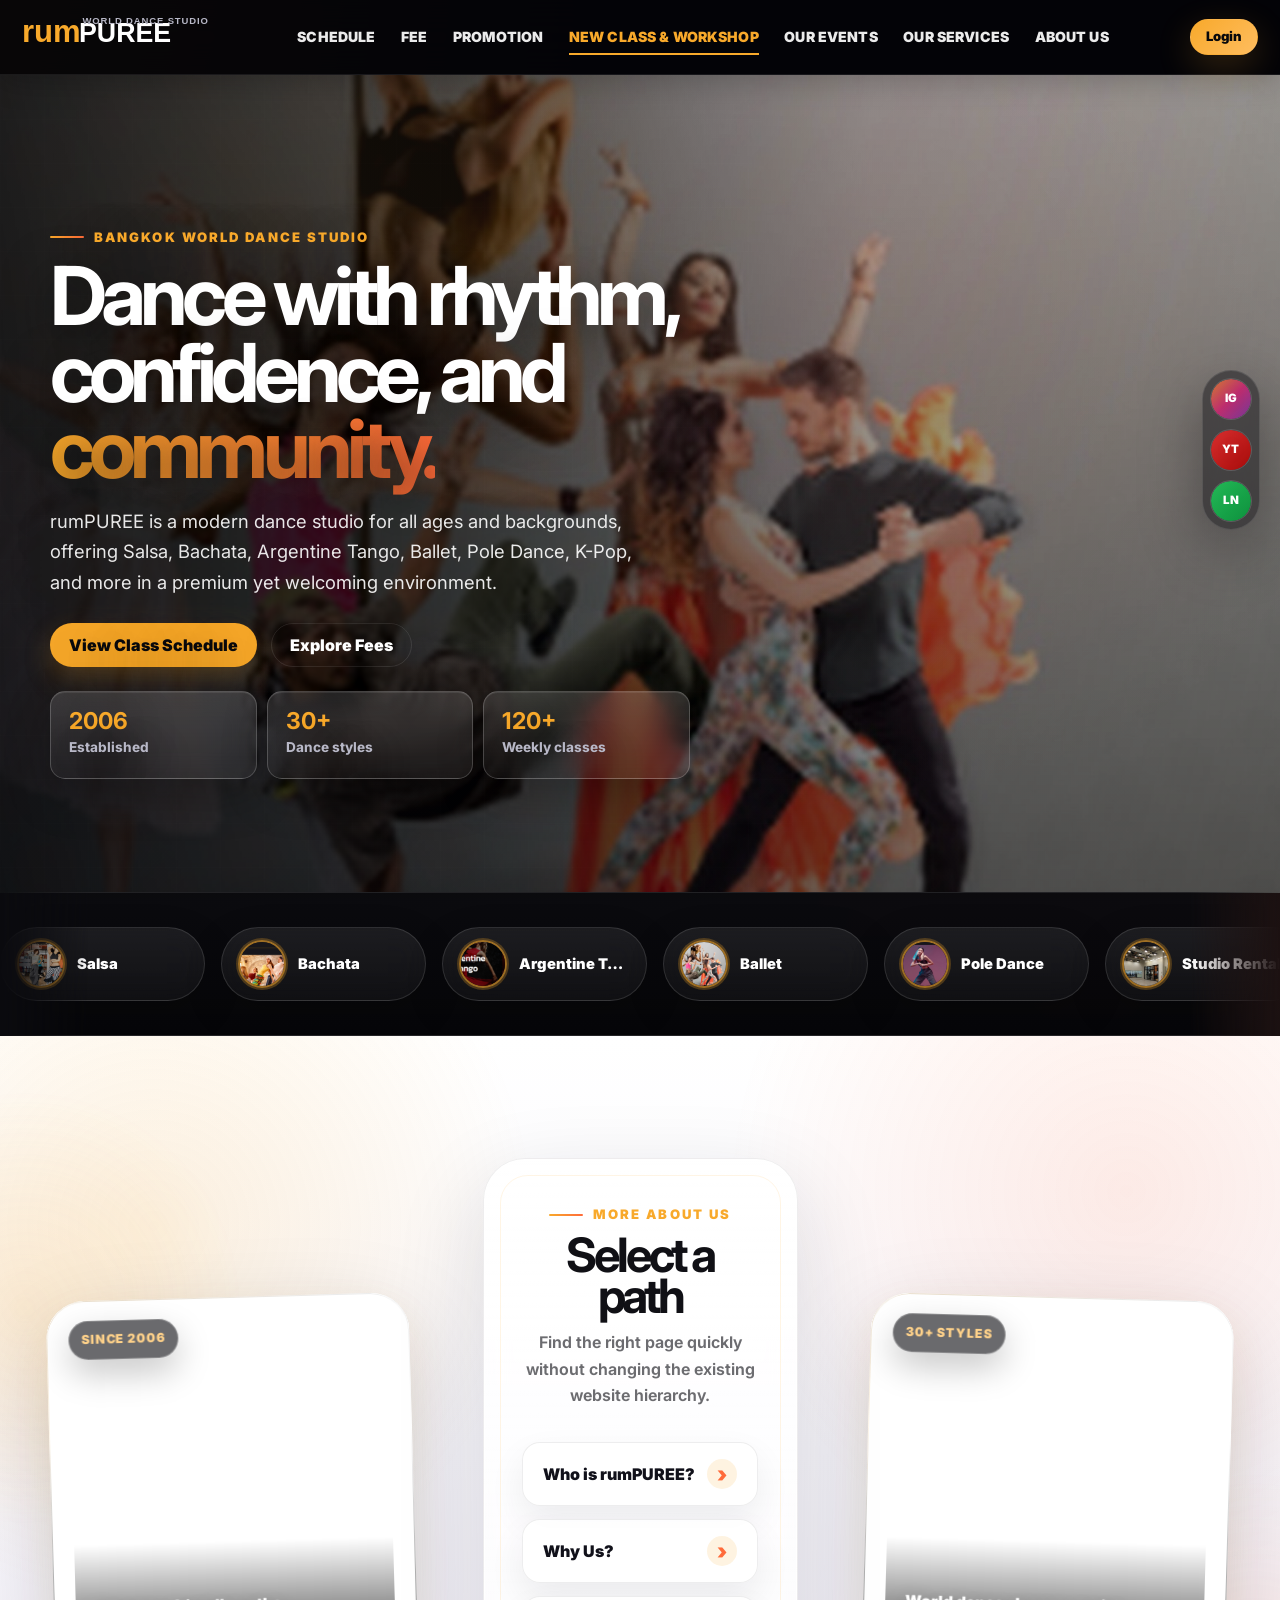
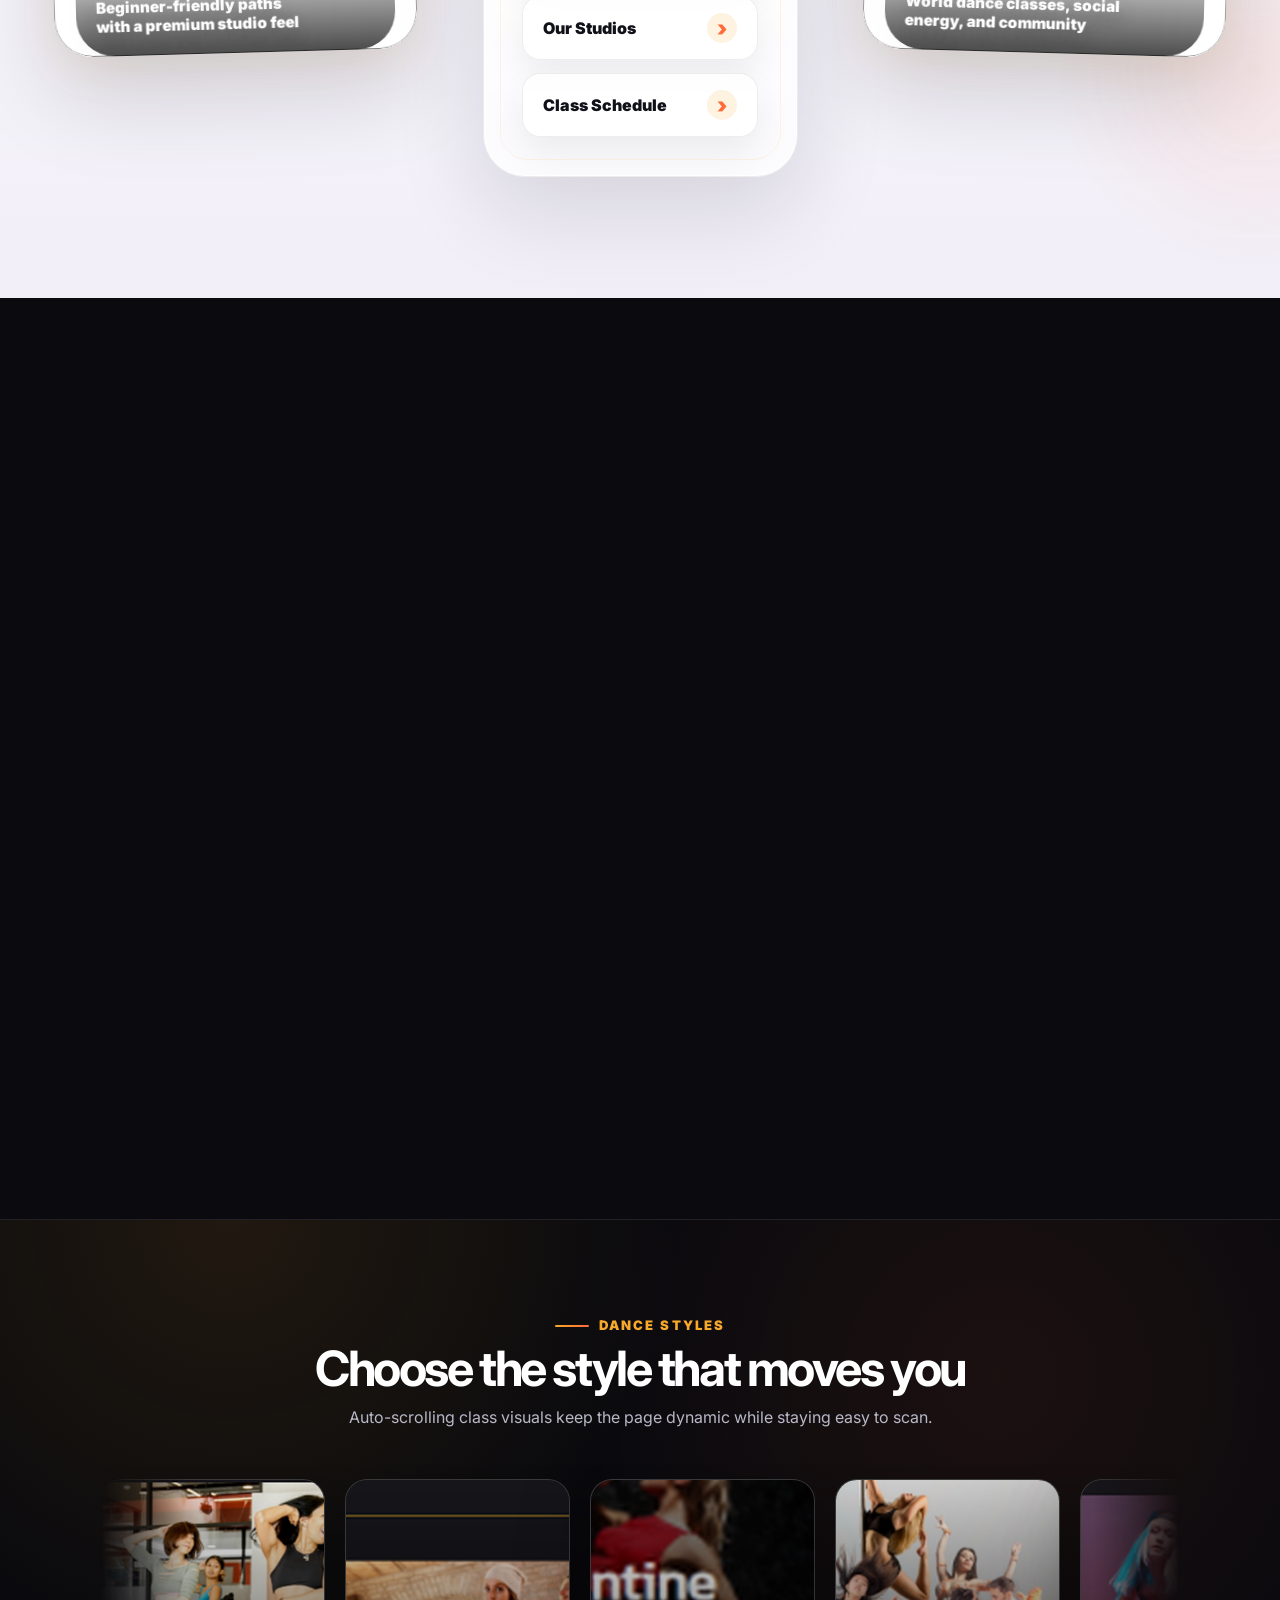
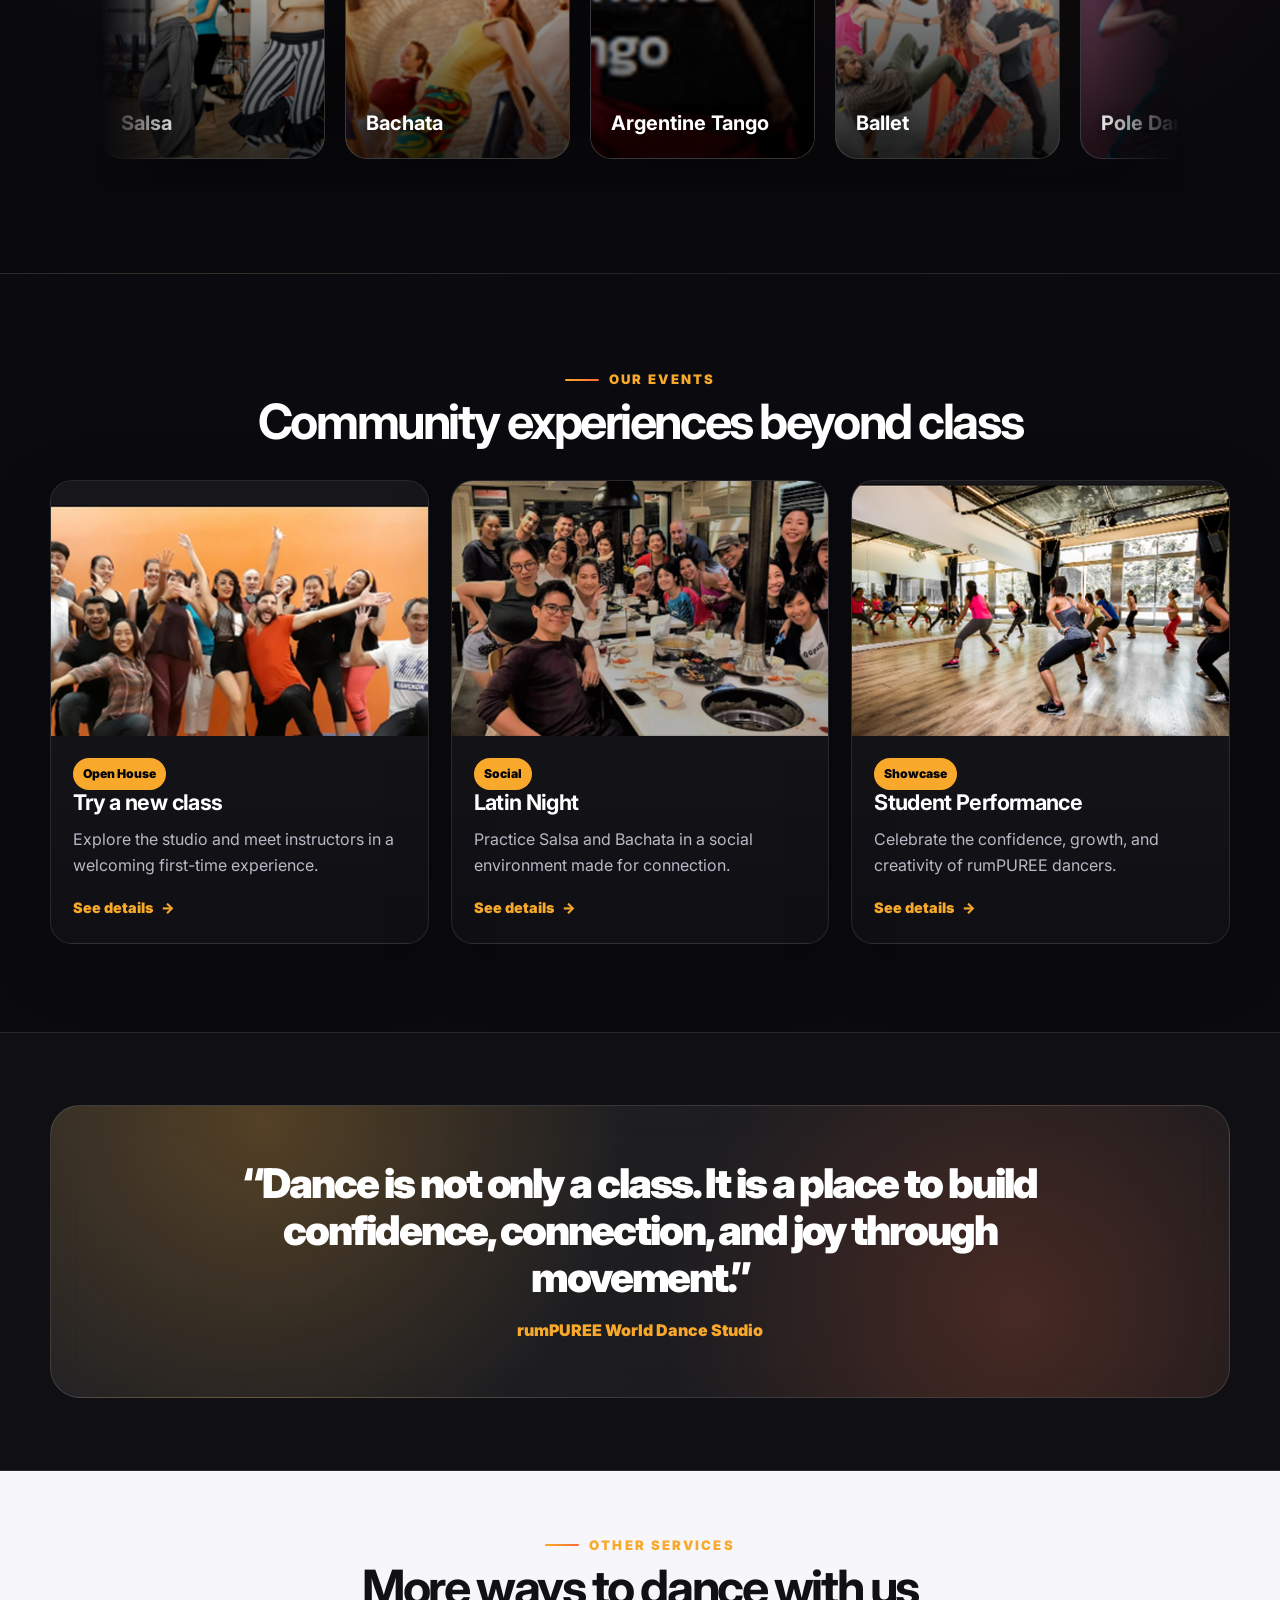
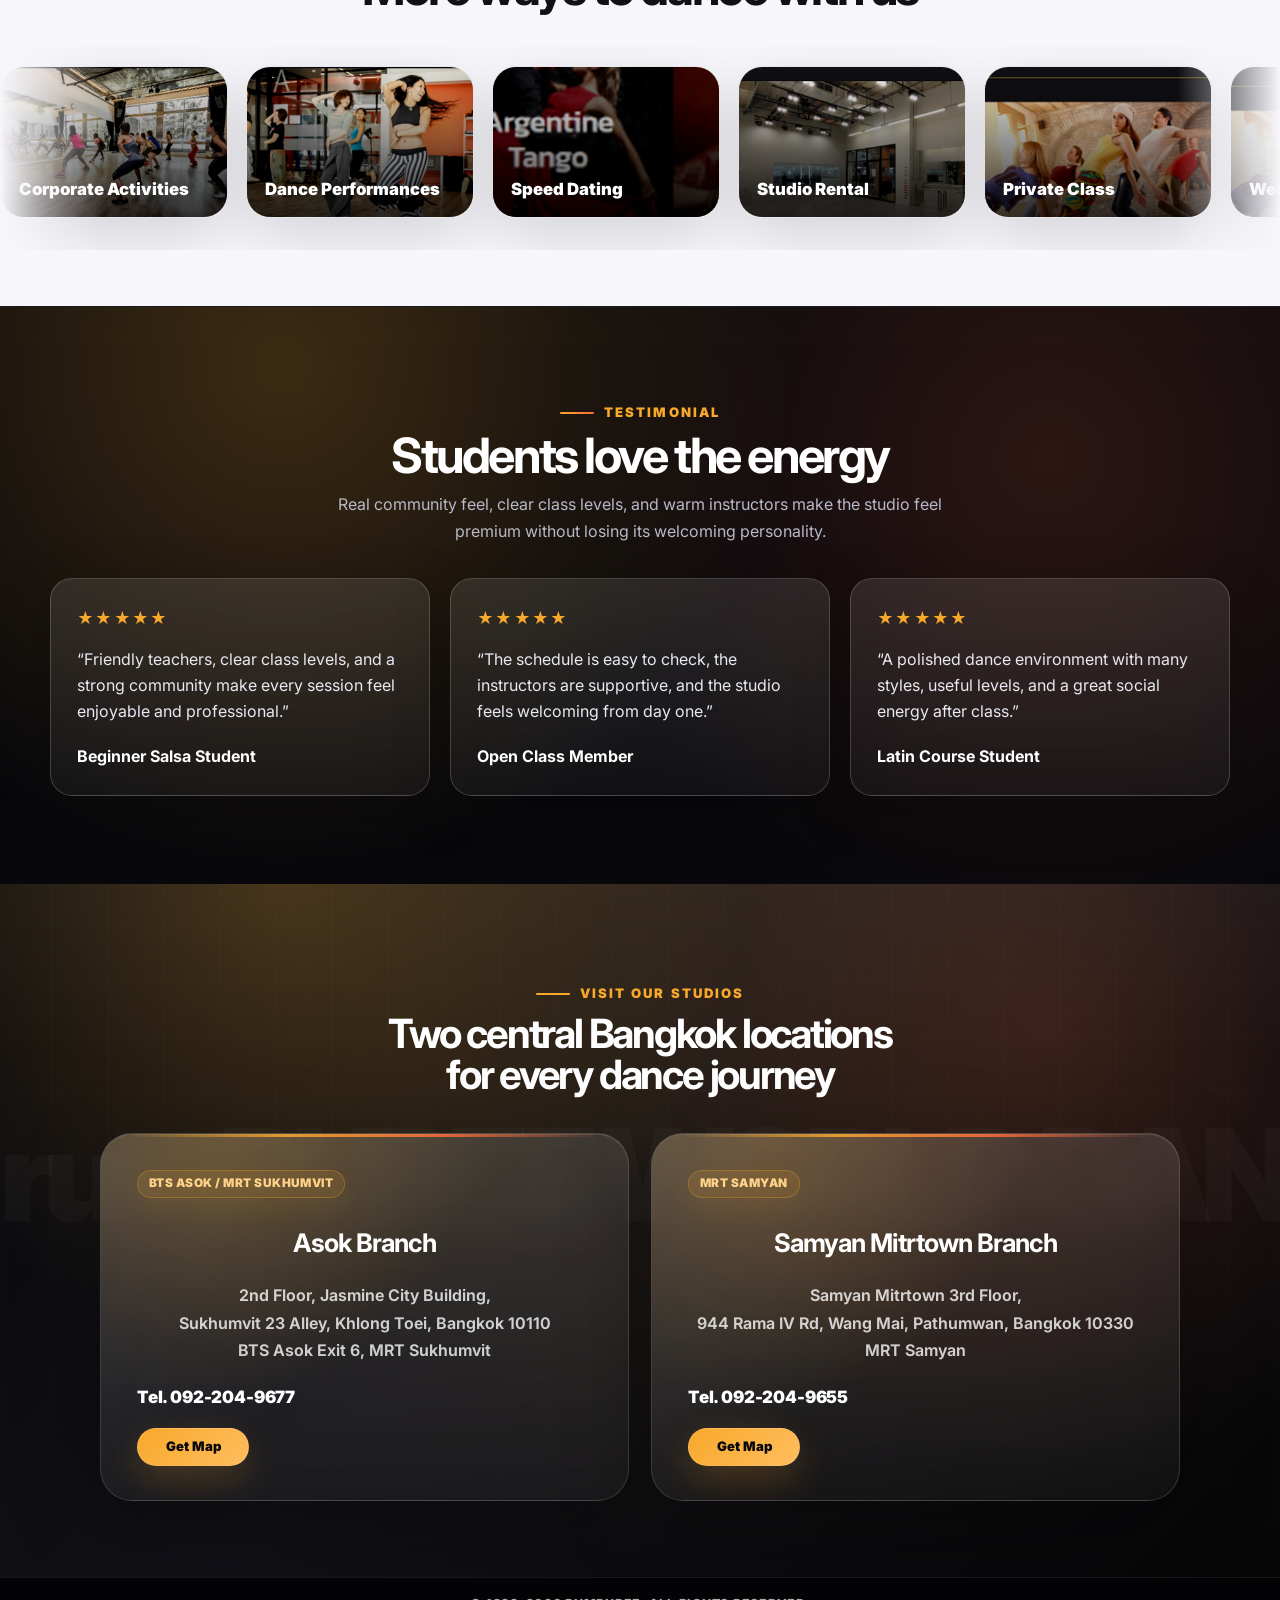
<file: index.html>
<!doctype html>
<html lang="en">
<head>
  <meta charset="utf-8">
  <meta name="viewport" content="width=device-width, initial-scale=1">
  <meta name="theme-color" content="#0b0b0f">
  <title>rumPUREE World Dance Studio | Modern Dance Classes in Bangkok</title>
  <meta name="description" content="A modern, responsive skin redesign concept for rumPUREE World Dance Studio with a local hero video, moving service ticker, dance styles, events, testimonials, and studio information.">
  <link rel="icon" href="assets/favicon.svg" type="image/svg+xml">
  <link rel="preconnect" href="https://fonts.googleapis.com">
  <link rel="preconnect" href="https://fonts.gstatic.com" crossorigin>
  <link href="https://fonts.googleapis.com/css2?family=Inter:wght@400;600;700;800;900&display=swap" rel="stylesheet">
  <link rel="stylesheet" href="css/style.css">
</head>
<body>
  <header class="site-header">
    <nav class="navbar" aria-label="Main navigation">
      <a class="logo" href="index.html" aria-label="rumPUREE home"><img src="assets/logo.svg" alt="rumPUREE World Dance Studio logo" width="190" height="58"></a>
      <ul class="nav-links" data-nav-links>
        <li><a href="schedule.html">Schedule</a></li>
        <li><a href="fee.html">Fee</a></li>
        <li><a href="promotion.html">Promotion</a></li>
        <li><a href="index.html">New Class & Workshop</a></li>
        <li><a href="events.html">Our Events</a></li>
        <li><a href="services.html">Our Services</a></li>
        <li><a href="about.html">About Us</a></li>
      </ul>
      <div class="nav-actions">
        <a class="btn small login-btn" href="#login">Login</a>
        <button class="mobile-toggle" data-menu-toggle aria-label="Open menu" aria-expanded="false"><span></span><span></span><span></span></button>
      </div>
    </nav>
  </header>

  <main>
    <section class="hero video-hero" aria-label="rumPUREE dance studio hero video">
      <div class="hero-video" aria-hidden="true">
        <iframe
          class="youtube-bg-frame"
          src="https://www.youtube.com/embed/JnqU7em89uM?autoplay=1&mute=1&loop=1&playlist=JnqU7em89uM&controls=0&playsinline=1&rel=0&modestbranding=1&iv_load_policy=3&disablekb=1&fs=0&start=0"
          title="rumPUREE dance background video"
          allow="autoplay; encrypted-media; picture-in-picture"
          loading="eager">
        </iframe>
      </div>
      <div class="container hero-grid">
        <div class="hero-copy fade-up">
          <span class="eyebrow">Bangkok World Dance Studio</span>
          <h1>Dance with rhythm, confidence, and <span>community.</span></h1>
          <p>rumPUREE is a modern dance studio for all ages and backgrounds, offering Salsa, Bachata, Argentine Tango, Ballet, Pole Dance, K-Pop, and more in a premium yet welcoming environment.</p>
          <div class="hero-actions">
            <a class="btn" href="schedule.html">View Class Schedule</a>
            <a class="btn ghost" href="fee.html">Explore Fees</a>
          </div>
          <div class="hero-stats" aria-label="Studio highlights">
            <div class="stat-card"><strong>2006</strong><span>Established</span></div>
            <div class="stat-card"><strong>30+</strong><span>Dance styles</span></div>
            <div class="stat-card"><strong>120+</strong><span>Weekly classes</span></div>
          </div>
        </div>
      </div>
    </section>

    <section class="mini-service-bar" aria-label="Class and service highlights">
      <div class="mini-service-track">
        <a class="mini-service-item" href="schedule.html"><img src="assets/photos/why-styles.jpg" alt="Salsa"><span>Salsa</span></a>
        <a class="mini-service-item" href="schedule.html"><img src="assets/photos/fee-course.jpg" alt="Bachata"><span>Bachata</span></a>
        <a class="mini-service-item" href="schedule.html"><img src="assets/photos/style-tango.jpg" alt="Argentine Tango"><span>Argentine Tango</span></a>
        <a class="mini-service-item" href="schedule.html"><img src="assets/photos/home-dance-group.jpg" alt="Ballet"><span>Ballet</span></a>
        <a class="mini-service-item" href="schedule.html"><img src="assets/photos/fee-open.jpg" alt="Pole Dance"><span>Pole Dance</span></a>
        <a class="mini-service-item" href="services.html"><img src="assets/photos/why-studio.jpg" alt="Studio Rental"><span>Studio Rental</span></a>
        <a class="mini-service-item" href="services.html"><img src="assets/photos/fee-private.jpg" alt="Private Class"><span>Private Class</span></a>
        <a class="mini-service-item" href="schedule.html"><img src="assets/photos/style-kpop.jpg" alt="K Pop"><span>K Pop</span></a>
        <a class="mini-service-item" href="schedule.html" aria-hidden="true"><img src="assets/photos/why-styles.jpg" alt=""><span>Salsa</span></a>
        <a class="mini-service-item" href="schedule.html" aria-hidden="true"><img src="assets/photos/fee-course.jpg" alt=""><span>Bachata</span></a>
        <a class="mini-service-item" href="schedule.html" aria-hidden="true"><img src="assets/photos/style-tango.jpg" alt=""><span>Argentine Tango</span></a>
        <a class="mini-service-item" href="schedule.html" aria-hidden="true"><img src="assets/photos/home-dance-group.jpg" alt=""><span>Ballet</span></a>
        <a class="mini-service-item" href="schedule.html" aria-hidden="true"><img src="assets/photos/fee-open.jpg" alt=""><span>Pole Dance</span></a>
        <a class="mini-service-item" href="services.html" aria-hidden="true"><img src="assets/photos/why-studio.jpg" alt=""><span>Studio Rental</span></a>
        <a class="mini-service-item" href="services.html" aria-hidden="true"><img src="assets/photos/fee-private.jpg" alt=""><span>Private Class</span></a>
        <a class="mini-service-item" href="schedule.html" aria-hidden="true"><img src="assets/photos/style-kpop.jpg" alt=""><span>K Pop</span></a>
      </div>
    </section>

    <section class="section-light section about-path-section">
      <div class="container quick-menu fade-up">
        <figure class="quick-figure quick-slider quick-slider-left" aria-label="rumPUREE dance moments">
          <span class="quick-badge">Since 2006</span>
          <img src="assets/photos/home-breakdance-left.jpg" alt="Dancer jumping in modern style" loading="lazy" decoding="async">
          <img src="assets/photos/why-styles.jpg" alt="Dance class movement" loading="lazy" decoding="async">
          <img src="assets/photos/fee-open.jpg" alt="Pole dance movement" loading="lazy" decoding="async">
          <figcaption>Beginner-friendly paths with a premium studio feel</figcaption>
        </figure>
        <div class="quick-content">
          <div class="section-head center">
            <span class="eyebrow">More About Us</span>
            <h2>Select a path</h2>
            <p>Find the right page quickly without changing the existing website hierarchy.</p>
          </div>
          <div class="menu-list">
            <a class="menu-card" href="about.html"><span>Who is rumPUREE?</span><span>›</span></a>
            <a class="menu-card" href="why-us.html"><span>Why Us?</span><span>›</span></a>
            <a class="menu-card" href="studio.html"><span>Our Studios</span><span>›</span></a>
            <a class="menu-card" href="schedule.html"><span>Class Schedule</span><span>›</span></a>
          </div>
        </div>
        <figure class="quick-figure quick-slider quick-slider-right" aria-label="rumPUREE energetic dancers">
          <span class="quick-badge">30+ styles</span>
          <img src="assets/photos/home-breakdance-right.jpg" alt="Dancer in energetic movement" loading="lazy" decoding="async">
          <img src="assets/photos/home-dance-group.jpg" alt="Dance group performance" loading="lazy" decoding="async">
          <img src="assets/photos/why-community.jpg" alt="Dance studio community" loading="lazy" decoding="async">
          <figcaption>World dance classes, social energy, and community</figcaption>
        </figure>
      </div>
    </section>

    <section class="section">
      <div class="container">
        <div class="section-head center fade-up">
          <span class="eyebrow">Dance Update</span>
          <h2>Fresh classes, workshops, and studio news</h2>
          <p>Promotional updates are presented in a clean premium card grid while keeping the same content purpose.</p>
        </div>
        <div class="card-grid four update-grid fade-up">
          <article class="card media"><img src="assets/photos/update-bachata.jpg" alt="Bachata Sensual promotion" loading="lazy" decoding="async"><div class="card-body"><div class="meta"><span class="pill">New</span><span class="pill dark">Full Course</span></div><h3>6-Week Latin Course</h3><p>Salsa, Bachata, and Samba course updates for social dance lovers.</p><a class="card-link" href="promotion.html">View promotion</a></div></article>
          <article class="card media"><img src="assets/photos/update-tango.jpg" alt="Argentine Tango workshop promotion" loading="lazy" decoding="async"><div class="card-body"><div class="meta"><span class="pill">Workshop</span></div><h3>Argentine Tango</h3><p>Learn connection, balance, and elegance from experienced instructors.</p><a class="card-link" href="promotion.html">View workshop</a></div></article>
          <article class="card media"><img src="assets/photos/update-mambo.jpg" alt="Mambo class promotion" loading="lazy" decoding="async"><div class="card-body"><div class="meta"><span class="pill">Update</span></div><h3>Ballet & Contemporary</h3><p>Improve posture, control, flexibility, and modern expression.</p><a class="card-link" href="schedule.html">See schedule</a></div></article>
          <article class="card media"><img src="assets/photos/why-community.jpg" alt="Dance showcase event" loading="lazy" decoding="async"><div class="card-body"><div class="meta"><span class="pill">Event</span></div><h3>Studio Showcase</h3><p>Celebrate student progress and the Bangkok dance community.</p><a class="card-link" href="events.html">View event</a></div></article>
        </div>
      </div>
    </section>

    <section class="section section-dark styles-section">
      <div class="container">
        <div class="section-head center fade-up">
          <span class="eyebrow">Dance Styles</span>
          <h2>Choose the style that moves you</h2>
          <p>Auto-scrolling class visuals keep the page dynamic while staying easy to scan.</p>
        </div>
        <div class="auto-scroll-shell fade-up" aria-label="Auto scrolling dance styles">
          <div class="auto-scroll-track style-track">
            <a class="style-tile" href="schedule.html"><img src="assets/photos/why-styles.jpg" alt="Salsa dance class" loading="lazy" decoding="async"><h3>Salsa</h3></a>
            <a class="style-tile" href="schedule.html"><img src="assets/photos/fee-course.jpg" alt="Bachata dance class" loading="lazy" decoding="async"><h3>Bachata</h3></a>
            <a class="style-tile" href="schedule.html"><img src="assets/photos/style-tango.jpg" alt="Argentine Tango class" loading="lazy" decoding="async"><h3>Argentine Tango</h3></a>
            <a class="style-tile" href="schedule.html"><img src="assets/photos/home-dance-group.jpg" alt="Ballet class" loading="lazy" decoding="async"><h3>Ballet</h3></a>
            <a class="style-tile" href="schedule.html"><img src="assets/photos/fee-open.jpg" alt="Pole dance class" loading="lazy" decoding="async"><h3>Pole Dance</h3></a>
            <a class="style-tile" href="schedule.html"><img src="assets/photos/style-kpop.jpg" alt="K Pop dance class" loading="lazy" decoding="async"><h3>K Pop</h3></a>
            <a class="style-tile" href="schedule.html"><img src="assets/photos/style-bollywood.jpg" alt="Bollywood dance class" loading="lazy" decoding="async"><h3>Bollywood</h3></a>
            <a class="style-tile" href="schedule.html" aria-hidden="true"><img src="assets/photos/why-styles.jpg" alt="" loading="lazy" decoding="async"><h3>Salsa</h3></a>
            <a class="style-tile" href="schedule.html" aria-hidden="true"><img src="assets/photos/fee-course.jpg" alt="" loading="lazy" decoding="async"><h3>Bachata</h3></a>
            <a class="style-tile" href="schedule.html" aria-hidden="true"><img src="assets/photos/style-tango.jpg" alt="" loading="lazy" decoding="async"><h3>Argentine Tango</h3></a>
            <a class="style-tile" href="schedule.html" aria-hidden="true"><img src="assets/photos/home-dance-group.jpg" alt="" loading="lazy" decoding="async"><h3>Ballet</h3></a>
            <a class="style-tile" href="schedule.html" aria-hidden="true"><img src="assets/photos/fee-open.jpg" alt="" loading="lazy" decoding="async"><h3>Pole Dance</h3></a>
            <a class="style-tile" href="schedule.html" aria-hidden="true"><img src="assets/photos/style-kpop.jpg" alt="" loading="lazy" decoding="async"><h3>K Pop</h3></a>
            <a class="style-tile" href="schedule.html" aria-hidden="true"><img src="assets/photos/style-bollywood.jpg" alt="" loading="lazy" decoding="async"><h3>Bollywood</h3></a>
          </div>
        </div>
      </div>
    </section>

    <section class="section">
      <div class="container">
        <div class="section-head center fade-up">
          <span class="eyebrow">Our Events</span>
          <h2>Community experiences beyond class</h2>
        </div>
        <div class="card-grid three fade-up">
          <article class="card media"><img src="assets/photos/why-community.jpg" alt="Open house event" loading="lazy" decoding="async"><div class="card-body"><span class="pill">Open House</span><h3>Try a new class</h3><p>Explore the studio and meet instructors in a welcoming first-time experience.</p><a class="card-link" href="events.html">See details</a></div></article>
          <article class="card media"><img src="assets/photos/why-faculty.jpg" alt="Latin night event" loading="lazy" decoding="async"><div class="card-body"><span class="pill">Social</span><h3>Latin Night</h3><p>Practice Salsa and Bachata in a social environment made for connection.</p><a class="card-link" href="events.html">See details</a></div></article>
          <article class="card media"><img src="assets/photos/why-school.jpg" alt="Dance showcase" loading="lazy" decoding="async"><div class="card-body"><span class="pill">Showcase</span><h3>Student Performance</h3><p>Celebrate the confidence, growth, and creativity of rumPUREE dancers.</p><a class="card-link" href="events.html">See details</a></div></article>
        </div>
      </div>
    </section>

    <section class="section section-dark quote-section">
      <div class="container fade-up">
        <div class="quote-box">
          <div>
            <blockquote>“Dance is not only a class. It is a place to build confidence, connection, and joy through movement.”</blockquote>
            <cite>rumPUREE World Dance Studio</cite>
          </div>
        </div>
      </div>
    </section>

    <section class="section-light section-sm">
      <div class="container">
        <div class="section-head center fade-up">
          <span class="eyebrow">Other Services</span>
          <h2>More ways to dance with us</h2>
        </div>
      </div>
      <div class="service-marquee fade-up" aria-label="Auto scrolling services">
        <div class="service-marquee-track">
          <a class="service-scroll-card" href="services.html"><img src="assets/photos/why-school.jpg" alt="Corporate activities" loading="lazy"><span>Corporate Activities</span></a>
          <a class="service-scroll-card" href="services.html"><img src="assets/photos/why-styles.jpg" alt="Dance performances" loading="lazy"><span>Dance Performances</span></a>
          <a class="service-scroll-card" href="services.html"><img src="assets/photos/style-tango.jpg" alt="Speed dating" loading="lazy"><span>Speed Dating</span></a>
          <a class="service-scroll-card" href="services.html"><img src="assets/photos/why-studio.jpg" alt="Studio rental" loading="lazy"><span>Studio Rental</span></a>
          <a class="service-scroll-card" href="services.html"><img src="assets/photos/fee-private.jpg" alt="Private class" loading="lazy"><span>Private Class</span></a>
          <a class="service-scroll-card" href="services.html"><img src="assets/photos/fee-course.jpg" alt="Wedding dance" loading="lazy"><span>Wedding Dance</span></a>
          <a class="service-scroll-card" href="services.html" aria-hidden="true"><img src="assets/photos/why-school.jpg" alt="" loading="lazy"><span>Corporate Activities</span></a>
          <a class="service-scroll-card" href="services.html" aria-hidden="true"><img src="assets/photos/why-styles.jpg" alt="" loading="lazy"><span>Dance Performances</span></a>
          <a class="service-scroll-card" href="services.html" aria-hidden="true"><img src="assets/photos/style-tango.jpg" alt="" loading="lazy"><span>Speed Dating</span></a>
          <a class="service-scroll-card" href="services.html" aria-hidden="true"><img src="assets/photos/why-studio.jpg" alt="" loading="lazy"><span>Studio Rental</span></a>
          <a class="service-scroll-card" href="services.html" aria-hidden="true"><img src="assets/photos/fee-private.jpg" alt="" loading="lazy"><span>Private Class</span></a>
          <a class="service-scroll-card" href="services.html" aria-hidden="true"><img src="assets/photos/fee-course.jpg" alt="" loading="lazy"><span>Wedding Dance</span></a>
        </div>
      </div>
    </section>

    <section class="section testimonials-section testimonial-bg">
      <div class="container">
        <div class="section-head center fade-up">
          <span class="eyebrow">Testimonial</span>
          <h2>Students love the energy</h2>
          <p>Real community feel, clear class levels, and warm instructors make the studio feel premium without losing its welcoming personality.</p>
        </div>
        <div class="testimonial-grid fade-up">
          <article class="testimonial-card"><div class="stars">★★★★★</div><p>“Friendly teachers, clear class levels, and a strong community make every session feel enjoyable and professional.”</p><strong>Beginner Salsa Student</strong></article>
          <article class="testimonial-card"><div class="stars">★★★★★</div><p>“The schedule is easy to check, the instructors are supportive, and the studio feels welcoming from day one.”</p><strong>Open Class Member</strong></article>
          <article class="testimonial-card"><div class="stars">★★★★★</div><p>“A polished dance environment with many styles, useful levels, and a great social energy after class.”</p><strong>Latin Course Student</strong></article>
        </div>
      </div>
    </section>
  </main>

  <aside class="social-rail premium-social" aria-label="Social links">
    <a class="social-link instagram" href="#instagram" aria-label="Instagram"><span>IG</span><small>Instagram</small></a>
    <a class="social-link youtube" href="#youtube" aria-label="YouTube"><span>YT</span><small>YouTube</small></a>
    <a class="social-link line" href="#line" aria-label="LINE"><span>LN</span><small>LINE</small></a>
  </aside>

  <footer class="site-footer">
    <section class="branch-footer">
      <div class="container footer-intro">
        <span class="eyebrow">Visit Our Studios</span>
        <h2>Two central Bangkok locations for every dance journey</h2>
      </div>
      <div class="container branch-grid">
        <div class="branch-card">
          <span class="branch-label">BTS Asok / MRT Sukhumvit</span>
          <h3>Asok Branch</h3>
          <p>2nd Floor, Jasmine City Building,<br>Sukhumvit 23 Alley, Khlong Toei, Bangkok 10110<br>BTS Asok Exit 6, MRT Sukhumvit</p>
          <span class="phone">Tel. 092-204-9677</span>
          <a class="btn dark small" href="#map-asok">Get Map</a>
        </div>
        <div class="branch-card">
          <span class="branch-label">MRT Samyan</span>
          <h3>Samyan Mitrtown Branch</h3>
          <p>Samyan Mitrtown 3rd Floor,<br>944 Rama IV Rd, Wang Mai, Pathumwan, Bangkok 10330<br>MRT Samyan</p>
          <span class="phone">Tel. 092-204-9655</span>
          <a class="btn dark small" href="#map-samyan">Get Map</a>
        </div>
      </div>
    </section>
    <div class="copyright">© 1999–2026 RUMPUREE. ALL RIGHTS RESERVED.</div>
  </footer>

  <script src="js/main.js"></script>
</body>
</html>
</file>
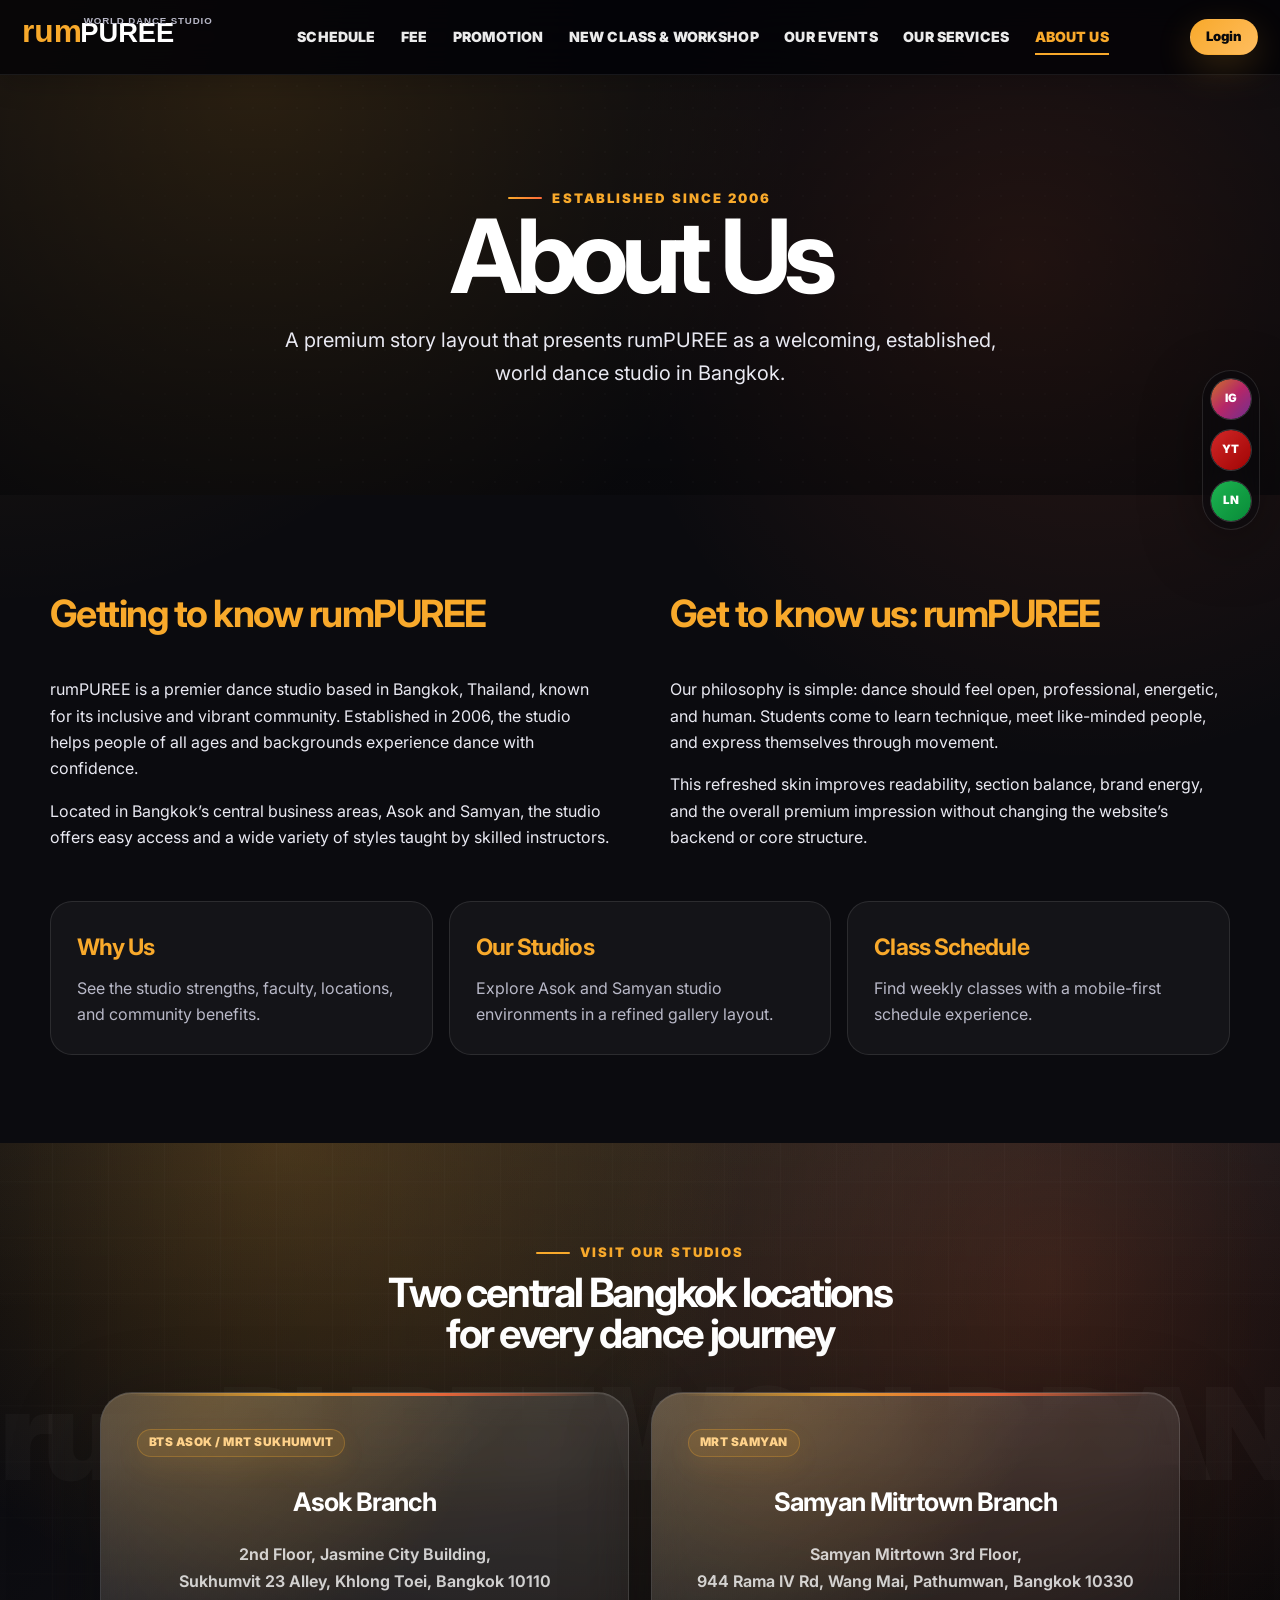
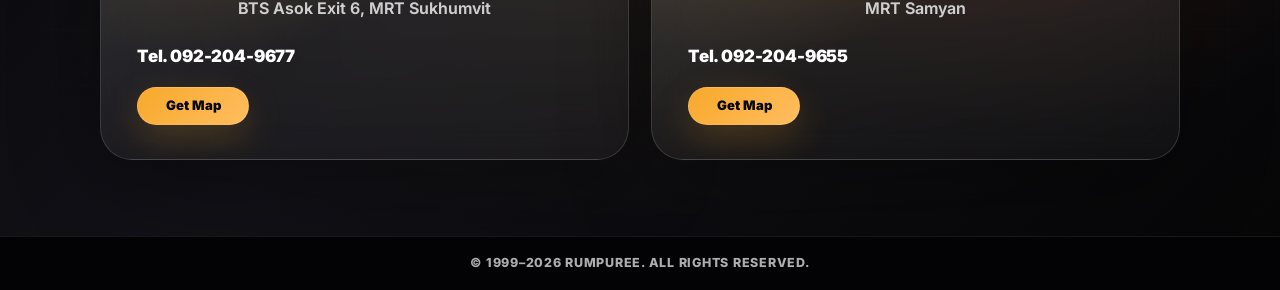
<file: about.html>
<!doctype html><html lang="en"><head><meta charset="utf-8"><meta name="viewport" content="width=device-width, initial-scale=1"><meta name="theme-color" content="#0b0b0f"><title>About Us | rumPUREE World Dance Studio</title><meta name="description" content="Modern about page skin for rumPUREE World Dance Studio."><link rel="icon" href="assets/favicon.svg" type="image/svg+xml"><link rel="preconnect" href="https://fonts.googleapis.com"><link rel="preconnect" href="https://fonts.gstatic.com" crossorigin><link href="https://fonts.googleapis.com/css2?family=Inter:wght@400;600;700;800;900&display=swap" rel="stylesheet"><link rel="stylesheet" href="css/style.css"></head><body>
<header class="site-header"><nav class="navbar" aria-label="Main navigation"><a class="logo" href="index.html"><img src="assets/logo.svg" alt="rumPUREE logo"></a><ul class="nav-links" data-nav-links><li><a href="schedule.html">Schedule</a></li><li><a href="fee.html">Fee</a></li><li><a href="promotion.html">Promotion</a></li><li><a href="index.html">New Class & Workshop</a></li><li><a href="events.html">Our Events</a></li><li><a href="services.html">Our Services</a></li><li><a href="about.html">About Us</a></li></ul><div class="nav-actions"><a class="btn small login-btn" href="#login">Login</a><button class="mobile-toggle" data-menu-toggle aria-label="Open menu" aria-expanded="false"><span></span><span></span><span></span></button></div></nav></header>
<main><section class="page-hero"><div class="container"><span class="eyebrow">Established Since 2006</span><h1>About Us</h1><p>A premium story layout that presents rumPUREE as a welcoming, established, world dance studio in Bangkok.</p></div></section><section class="section"><div class="container"><div class="story-grid fade-up"><article class="story-block"><h2>Getting to know rumPUREE</h2><p>rumPUREE is a premier dance studio based in Bangkok, Thailand, known for its inclusive and vibrant community. Established in 2006, the studio helps people of all ages and backgrounds experience dance with confidence.</p><p>Located in Bangkok’s central business areas, Asok and Samyan, the studio offers easy access and a wide variety of styles taught by skilled instructors.</p></article><article class="story-block"><h2>Get to know us: rumPUREE</h2><p>Our philosophy is simple: dance should feel open, professional, energetic, and human. Students come to learn technique, meet like-minded people, and express themselves through movement.</p><p>This refreshed skin improves readability, section balance, brand energy, and the overall premium impression without changing the website’s backend or core structure.</p></article></div><div class="about-links fade-up"><a class="feature-card" href="why-us.html"><h3>Why Us</h3><p>See the studio strengths, faculty, locations, and community benefits.</p></a><a class="feature-card" href="studio.html"><h3>Our Studios</h3><p>Explore Asok and Samyan studio environments in a refined gallery layout.</p></a><a class="feature-card" href="schedule.html"><h3>Class Schedule</h3><p>Find weekly classes with a mobile-first schedule experience.</p></a></div></div></section></main>
<aside class="social-rail premium-social" aria-label="Social links">
  <a class="social-link instagram" href="#instagram" aria-label="Instagram"><span>IG</span><small>Instagram</small></a>
  <a class="social-link youtube" href="#youtube" aria-label="YouTube"><span>YT</span><small>YouTube</small></a>
  <a class="social-link line" href="#line" aria-label="LINE"><span>LN</span><small>LINE</small></a>
</aside><footer class="site-footer">
  <section class="branch-footer">
    <div class="container footer-intro">
      <span class="eyebrow">Visit Our Studios</span>
      <h2>Two central Bangkok locations for every dance journey</h2>
    </div>
    <div class="container branch-grid">
      <div class="branch-card">
        <span class="branch-label">BTS Asok / MRT Sukhumvit</span>
        <h3>Asok Branch</h3>
        <p>2nd Floor, Jasmine City Building,<br>Sukhumvit 23 Alley, Khlong Toei, Bangkok 10110<br>BTS Asok Exit 6, MRT Sukhumvit</p>
        <span class="phone">Tel. 092-204-9677</span>
        <a class="btn dark small" href="#map-asok">Get Map</a>
      </div>
      <div class="branch-card">
        <span class="branch-label">MRT Samyan</span>
        <h3>Samyan Mitrtown Branch</h3>
        <p>Samyan Mitrtown 3rd Floor,<br>944 Rama IV Rd, Wang Mai, Pathumwan, Bangkok 10330<br>MRT Samyan</p>
        <span class="phone">Tel. 092-204-9655</span>
        <a class="btn dark small" href="#map-samyan">Get Map</a>
      </div>
    </div>
  </section>
  <div class="copyright">© 1999–2026 RUMPUREE. ALL RIGHTS RESERVED.</div>
</footer><script src="js/main.js"></script></body></html>
</file>
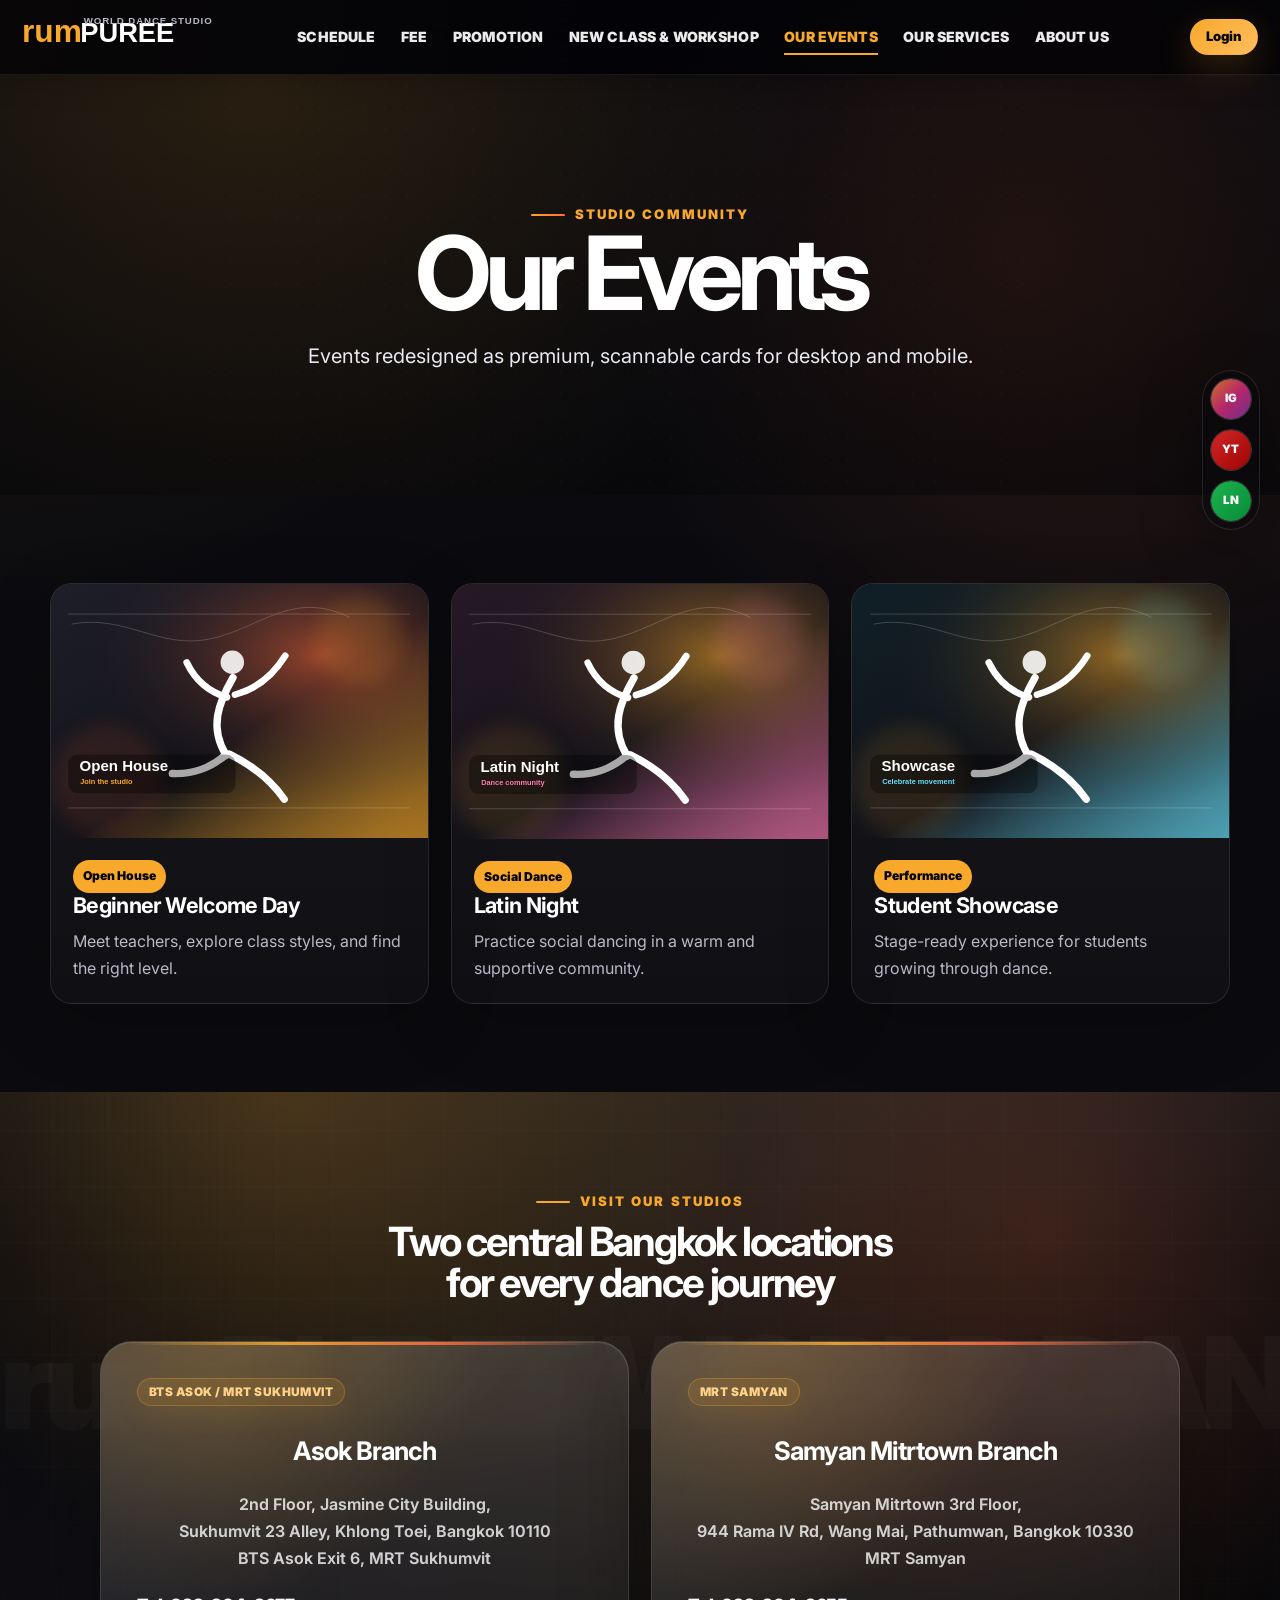
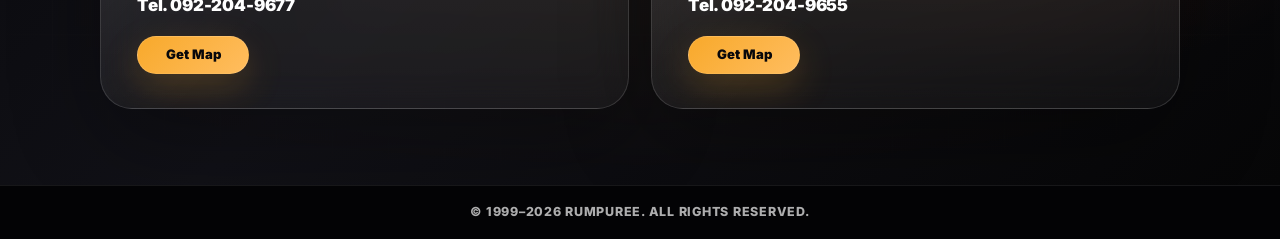
<file: events.html>
<!doctype html><html lang="en"><head><meta charset="utf-8"><meta name="viewport" content="width=device-width, initial-scale=1"><meta name="theme-color" content="#0b0b0f"><title>Our Events | rumPUREE World Dance Studio</title><meta name="description" content="Responsive events page skin for dance studio events."><link rel="icon" href="assets/favicon.svg" type="image/svg+xml"><link rel="preconnect" href="https://fonts.googleapis.com"><link rel="preconnect" href="https://fonts.gstatic.com" crossorigin><link href="https://fonts.googleapis.com/css2?family=Inter:wght@400;600;700;800;900&display=swap" rel="stylesheet"><link rel="stylesheet" href="css/style.css"></head><body>
<header class="site-header"><nav class="navbar" aria-label="Main navigation"><a class="logo" href="index.html"><img src="assets/logo.svg" alt="rumPUREE logo"></a><ul class="nav-links" data-nav-links><li><a href="schedule.html">Schedule</a></li><li><a href="fee.html">Fee</a></li><li><a href="promotion.html">Promotion</a></li><li><a href="index.html">New Class & Workshop</a></li><li><a href="events.html">Our Events</a></li><li><a href="services.html">Our Services</a></li><li><a href="about.html">About Us</a></li></ul><div class="nav-actions"><a class="btn small login-btn" href="#login">Login</a><button class="mobile-toggle" data-menu-toggle aria-label="Open menu" aria-expanded="false"><span></span><span></span><span></span></button></div></nav></header>
<main><section class="page-hero"><div class="container"><span class="eyebrow">Studio Community</span><h1>Our Events</h1><p>Events redesigned as premium, scannable cards for desktop and mobile.</p></div></section><section class="section"><div class="container"><div class="card-grid three fade-up"><article class="card media"><img src="assets/event-1.svg" alt="Open house"><div class="card-body"><span class="pill">Open House</span><h3>Beginner Welcome Day</h3><p>Meet teachers, explore class styles, and find the right level.</p></div></article><article class="card media"><img src="assets/event-2.svg" alt="Latin night"><div class="card-body"><span class="pill">Social Dance</span><h3>Latin Night</h3><p>Practice social dancing in a warm and supportive community.</p></div></article><article class="card media"><img src="assets/event-3.svg" alt="Dance showcase"><div class="card-body"><span class="pill">Performance</span><h3>Student Showcase</h3><p>Stage-ready experience for students growing through dance.</p></div></article></div></div></section></main>
<aside class="social-rail premium-social" aria-label="Social links">
  <a class="social-link instagram" href="#instagram" aria-label="Instagram"><span>IG</span><small>Instagram</small></a>
  <a class="social-link youtube" href="#youtube" aria-label="YouTube"><span>YT</span><small>YouTube</small></a>
  <a class="social-link line" href="#line" aria-label="LINE"><span>LN</span><small>LINE</small></a>
</aside><footer class="site-footer">
  <section class="branch-footer">
    <div class="container footer-intro">
      <span class="eyebrow">Visit Our Studios</span>
      <h2>Two central Bangkok locations for every dance journey</h2>
    </div>
    <div class="container branch-grid">
      <div class="branch-card">
        <span class="branch-label">BTS Asok / MRT Sukhumvit</span>
        <h3>Asok Branch</h3>
        <p>2nd Floor, Jasmine City Building,<br>Sukhumvit 23 Alley, Khlong Toei, Bangkok 10110<br>BTS Asok Exit 6, MRT Sukhumvit</p>
        <span class="phone">Tel. 092-204-9677</span>
        <a class="btn dark small" href="#map-asok">Get Map</a>
      </div>
      <div class="branch-card">
        <span class="branch-label">MRT Samyan</span>
        <h3>Samyan Mitrtown Branch</h3>
        <p>Samyan Mitrtown 3rd Floor,<br>944 Rama IV Rd, Wang Mai, Pathumwan, Bangkok 10330<br>MRT Samyan</p>
        <span class="phone">Tel. 092-204-9655</span>
        <a class="btn dark small" href="#map-samyan">Get Map</a>
      </div>
    </div>
  </section>
  <div class="copyright">© 1999–2026 RUMPUREE. ALL RIGHTS RESERVED.</div>
</footer><script src="js/main.js"></script></body></html>
</file>
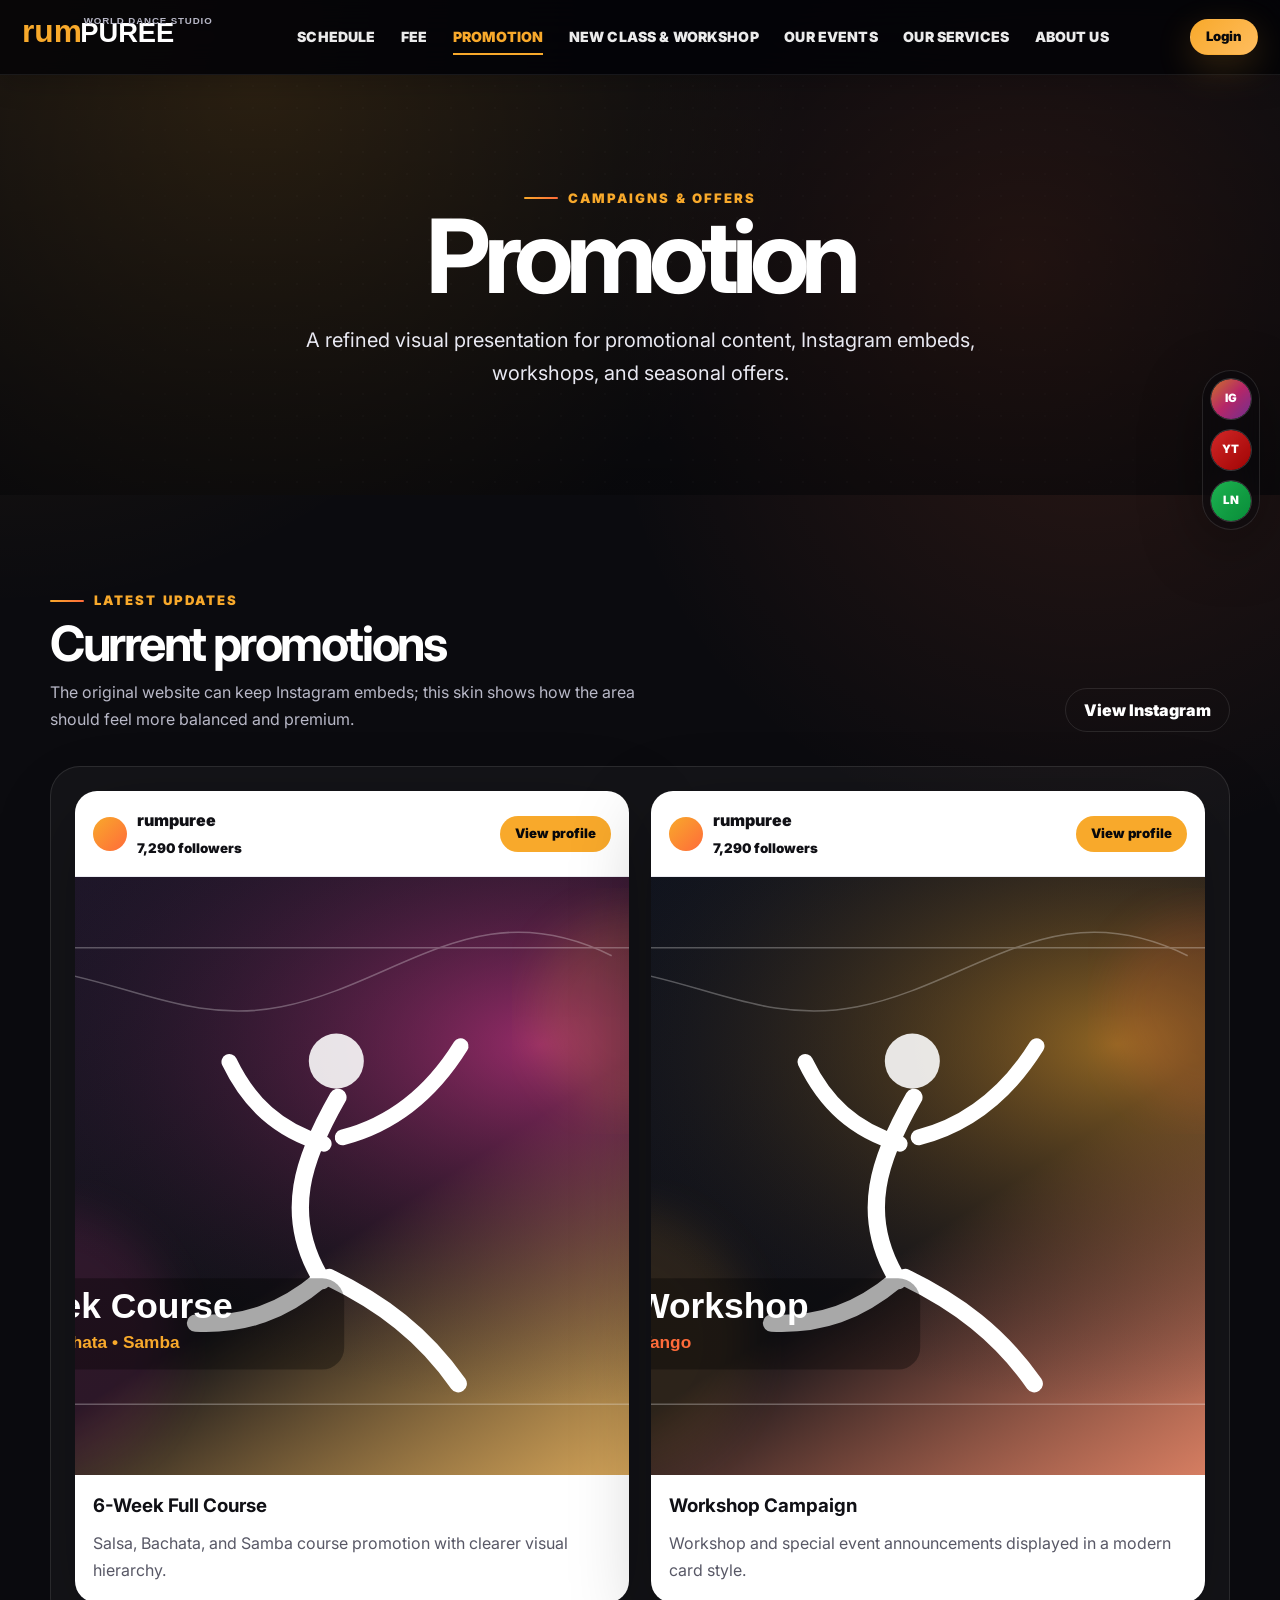
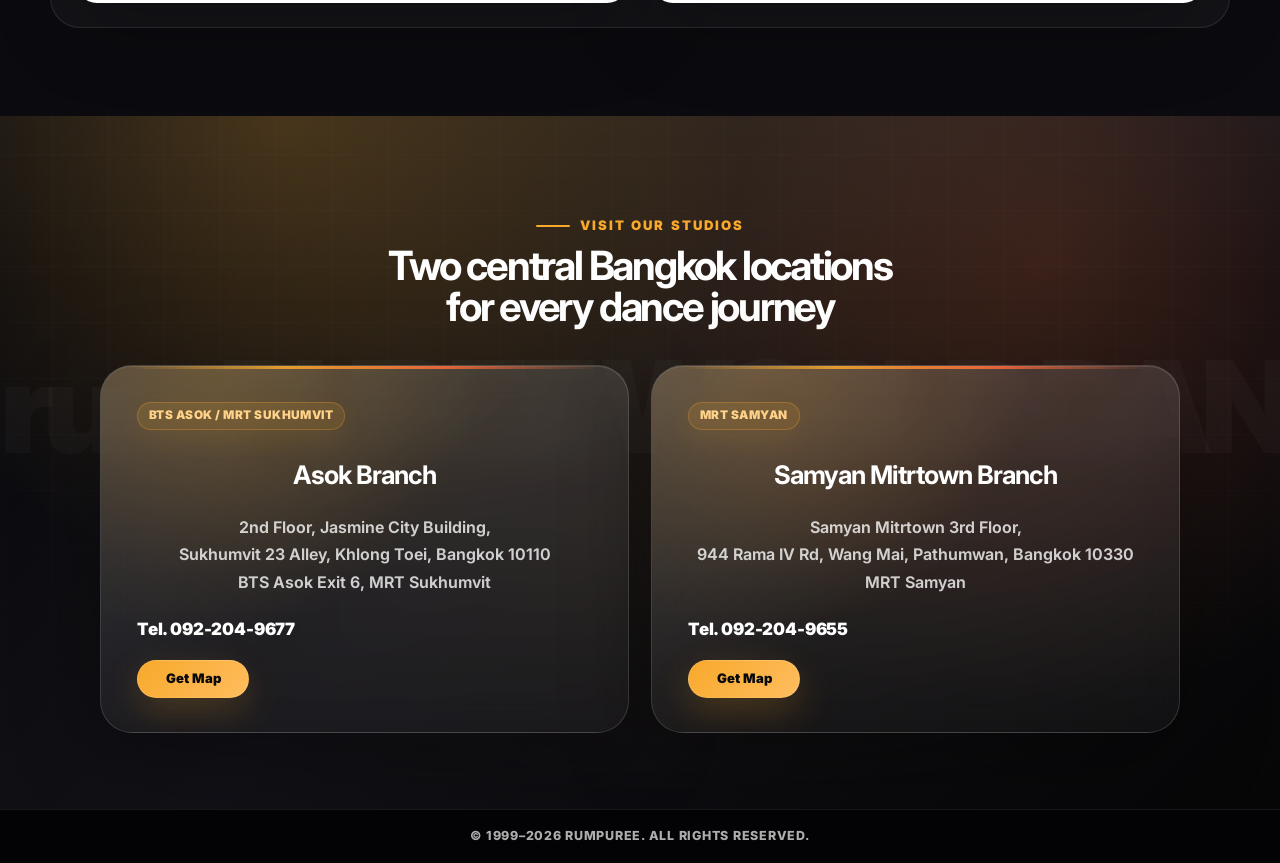
<file: promotion.html>
<!doctype html><html lang="en"><head><meta charset="utf-8"><meta name="viewport" content="width=device-width, initial-scale=1"><meta name="theme-color" content="#0b0b0f"><title>Promotion | rumPUREE World Dance Studio</title><meta name="description" content="Modern promotion page skin for rumPUREE Instagram promotions and dance campaigns."><link rel="icon" href="assets/favicon.svg" type="image/svg+xml"><link rel="preconnect" href="https://fonts.googleapis.com"><link rel="preconnect" href="https://fonts.gstatic.com" crossorigin><link href="https://fonts.googleapis.com/css2?family=Inter:wght@400;600;700;800;900&display=swap" rel="stylesheet"><link rel="stylesheet" href="css/style.css"></head><body>
<header class="site-header"><nav class="navbar" aria-label="Main navigation"><a class="logo" href="index.html"><img src="assets/logo.svg" alt="rumPUREE logo"></a><ul class="nav-links" data-nav-links><li><a href="schedule.html">Schedule</a></li><li><a href="fee.html">Fee</a></li><li><a href="promotion.html">Promotion</a></li><li><a href="index.html">New Class & Workshop</a></li><li><a href="events.html">Our Events</a></li><li><a href="services.html">Our Services</a></li><li><a href="about.html">About Us</a></li></ul><div class="nav-actions"><a class="btn small login-btn" href="#login">Login</a><button class="mobile-toggle" data-menu-toggle aria-label="Open menu" aria-expanded="false"><span></span><span></span><span></span></button></div></nav></header>
<main><section class="page-hero"><div class="container"><span class="eyebrow">Campaigns & Offers</span><h1>Promotion</h1><p>A refined visual presentation for promotional content, Instagram embeds, workshops, and seasonal offers.</p></div></section><section class="section"><div class="container"><div class="section-head fade-up"><div><span class="eyebrow">Latest Updates</span><h2>Current promotions</h2><p>The original website can keep Instagram embeds; this skin shows how the area should feel more balanced and premium.</p></div><a class="btn ghost" href="#instagram">View Instagram</a></div><div class="promo-frame fade-up"><div class="promo-grid"><article class="promo-card"><div class="promo-top"><div class="profile"><span class="avatar"></span><span>rumpuree<br><small>7,290 followers</small></span></div><a class="btn small" href="#profile">View profile</a></div><img src="assets/promo-salsa.svg" alt="Salsa Bachata Samba promotion"><div class="promo-bottom"><h3>6-Week Full Course</h3><p>Salsa, Bachata, and Samba course promotion with clearer visual hierarchy.</p></div></article><article class="promo-card"><div class="promo-top"><div class="profile"><span class="avatar"></span><span>rumpuree<br><small>7,290 followers</small></span></div><a class="btn small" href="#profile">View profile</a></div><img src="assets/promo-tango.svg" alt="Argentine tango workshop promotion"><div class="promo-bottom"><h3>Workshop Campaign</h3><p>Workshop and special event announcements displayed in a modern card style.</p></div></article></div></div></div></section></main>
<aside class="social-rail premium-social" aria-label="Social links">
  <a class="social-link instagram" href="#instagram" aria-label="Instagram"><span>IG</span><small>Instagram</small></a>
  <a class="social-link youtube" href="#youtube" aria-label="YouTube"><span>YT</span><small>YouTube</small></a>
  <a class="social-link line" href="#line" aria-label="LINE"><span>LN</span><small>LINE</small></a>
</aside><footer class="site-footer">
  <section class="branch-footer">
    <div class="container footer-intro">
      <span class="eyebrow">Visit Our Studios</span>
      <h2>Two central Bangkok locations for every dance journey</h2>
    </div>
    <div class="container branch-grid">
      <div class="branch-card">
        <span class="branch-label">BTS Asok / MRT Sukhumvit</span>
        <h3>Asok Branch</h3>
        <p>2nd Floor, Jasmine City Building,<br>Sukhumvit 23 Alley, Khlong Toei, Bangkok 10110<br>BTS Asok Exit 6, MRT Sukhumvit</p>
        <span class="phone">Tel. 092-204-9677</span>
        <a class="btn dark small" href="#map-asok">Get Map</a>
      </div>
      <div class="branch-card">
        <span class="branch-label">MRT Samyan</span>
        <h3>Samyan Mitrtown Branch</h3>
        <p>Samyan Mitrtown 3rd Floor,<br>944 Rama IV Rd, Wang Mai, Pathumwan, Bangkok 10330<br>MRT Samyan</p>
        <span class="phone">Tel. 092-204-9655</span>
        <a class="btn dark small" href="#map-samyan">Get Map</a>
      </div>
    </div>
  </section>
  <div class="copyright">© 1999–2026 RUMPUREE. ALL RIGHTS RESERVED.</div>
</footer><script src="js/main.js"></script></body></html>
</file>
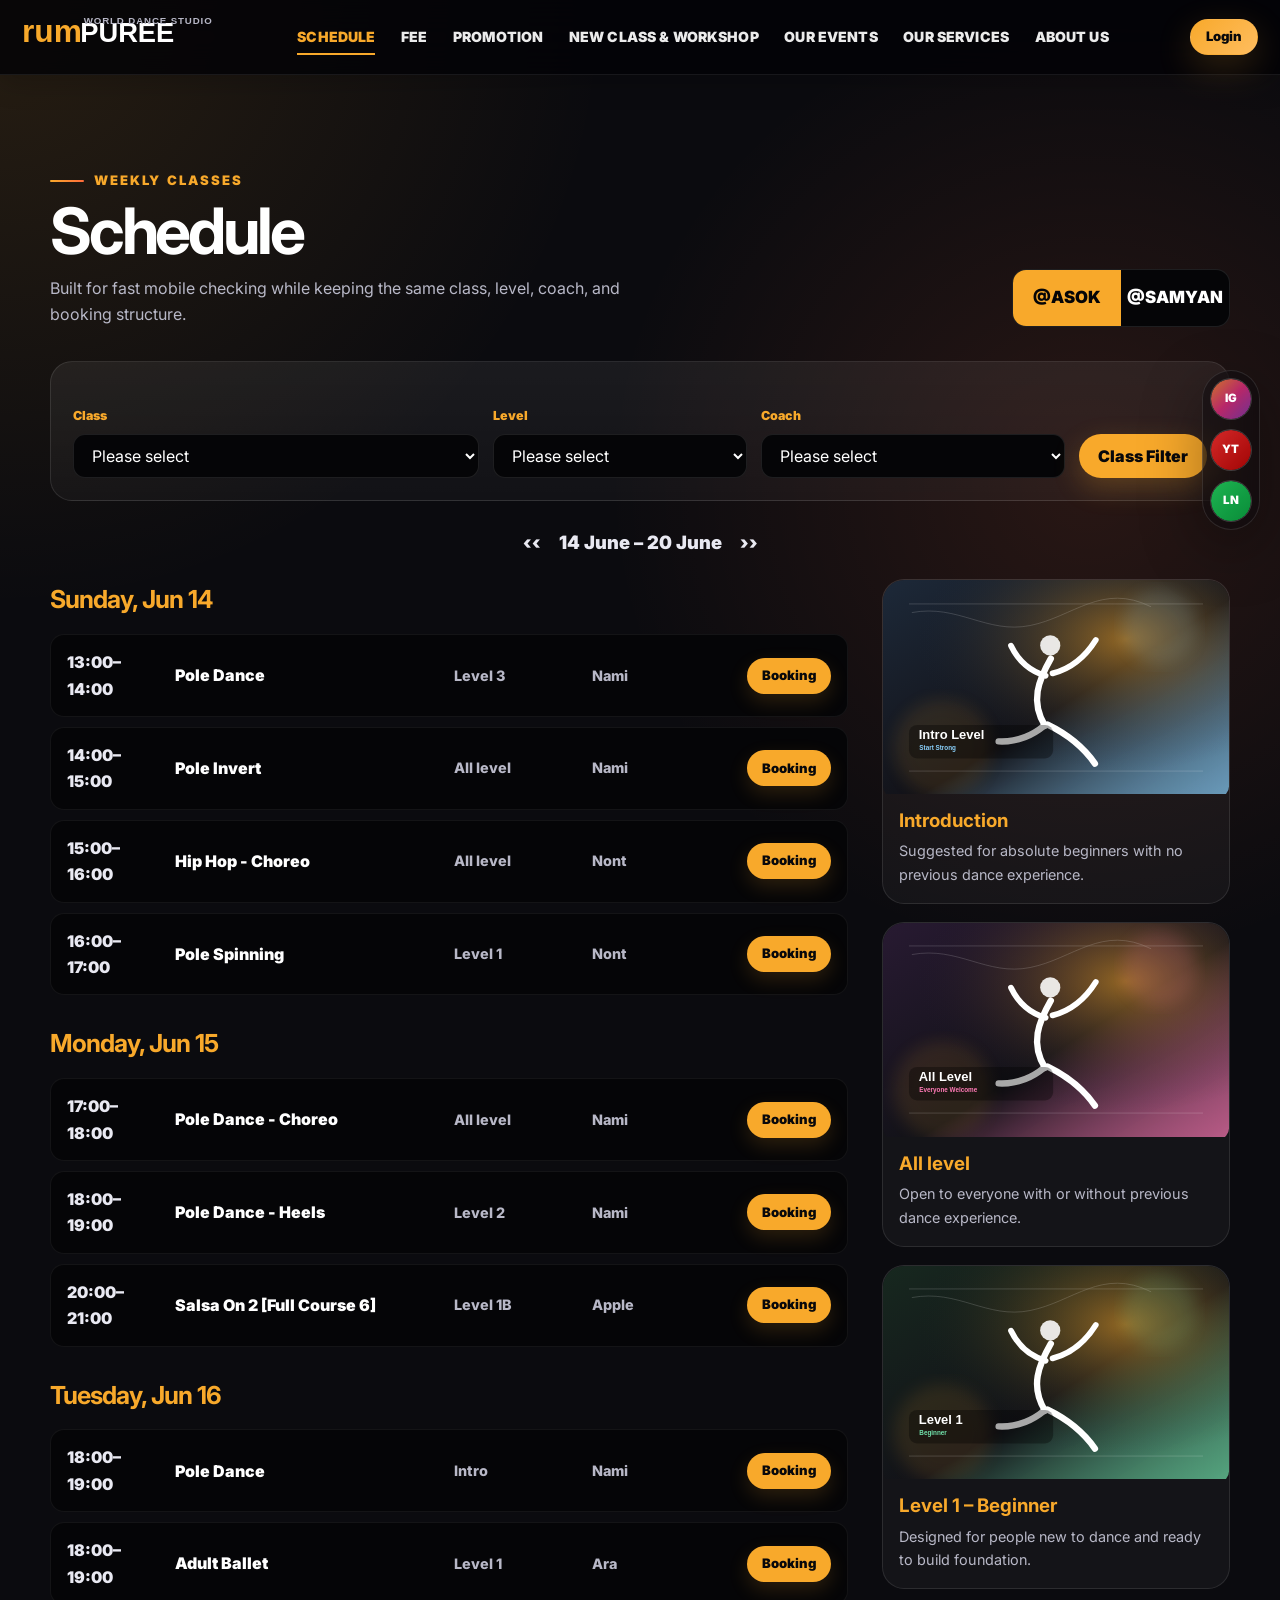
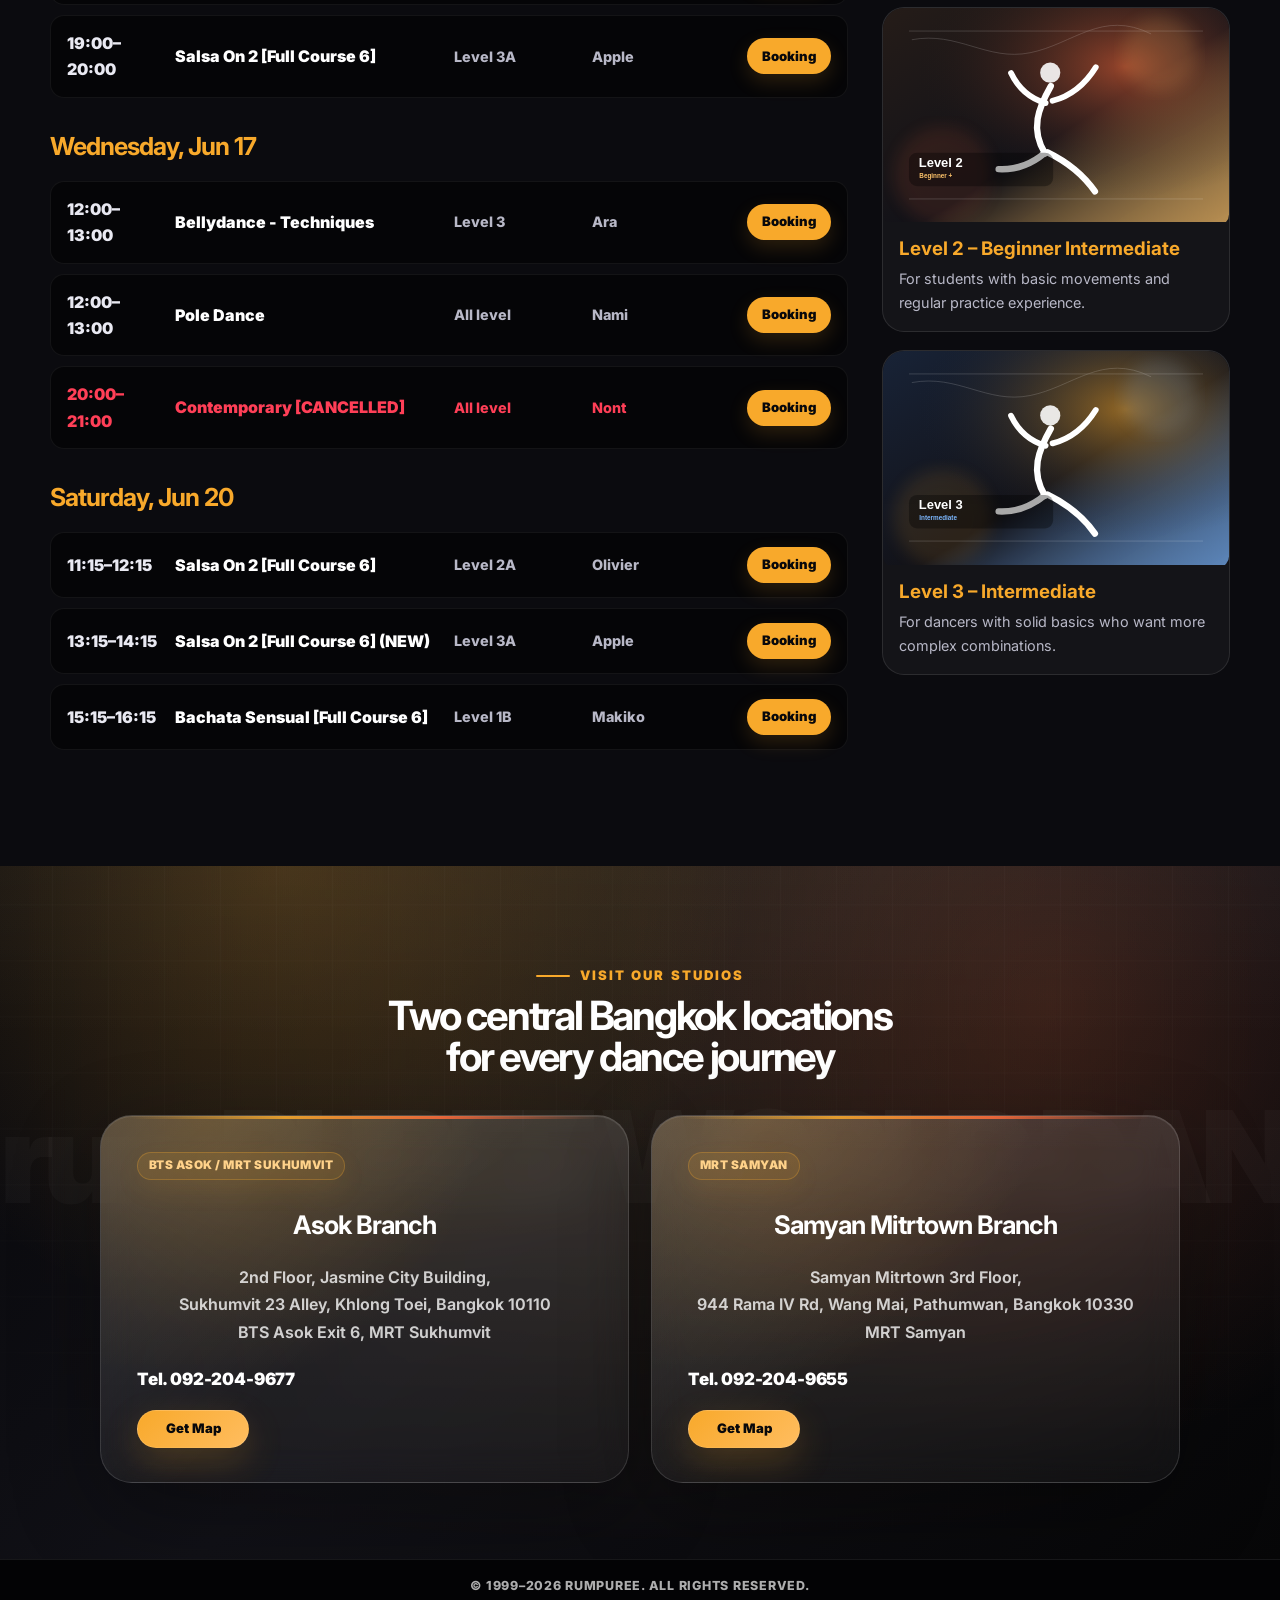
<file: schedule.html>
<!doctype html>
<html lang="en">
<head>
  <meta charset="utf-8"><meta name="viewport" content="width=device-width, initial-scale=1"><meta name="theme-color" content="#0b0b0f">
  <title>Class Schedule | rumPUREE World Dance Studio</title>
  <meta name="description" content="Responsive schedule page skin for rumPUREE dance classes with branch tabs, filters, and mobile-friendly class cards.">
  <link rel="icon" href="assets/favicon.svg" type="image/svg+xml"><link rel="preconnect" href="https://fonts.googleapis.com"><link rel="preconnect" href="https://fonts.gstatic.com" crossorigin><link href="https://fonts.googleapis.com/css2?family=Inter:wght@400;600;700;800;900&display=swap" rel="stylesheet"><link rel="stylesheet" href="css/style.css">
</head>
<body>
<header class="site-header"><nav class="navbar" aria-label="Main navigation"><a class="logo" href="index.html"><img src="assets/logo.svg" alt="rumPUREE logo"></a><ul class="nav-links" data-nav-links><li><a href="schedule.html">Schedule</a></li><li><a href="fee.html">Fee</a></li><li><a href="promotion.html">Promotion</a></li><li><a href="index.html">New Class & Workshop</a></li><li><a href="events.html">Our Events</a></li><li><a href="services.html">Our Services</a></li><li><a href="about.html">About Us</a></li></ul><div class="nav-actions"><a class="btn small login-btn" href="#login">Login</a><button class="mobile-toggle" data-menu-toggle aria-label="Open menu" aria-expanded="false"><span></span><span></span><span></span></button></div></nav></header>

<main>
  <section class="section">
    <div class="container">
      <div class="section-head fade-up">
        <div><span class="eyebrow">Weekly Classes</span><h1>Schedule</h1><p>Built for fast mobile checking while keeping the same class, level, coach, and booking structure.</p></div>
        <div class="branch-tabs" data-branch-tabs><button class="branch-tab active" data-branch="asok">@ASOK</button><button class="branch-tab" data-branch="samyan">@SAMYAN</button></div>
      </div>

      <div class="filter-panel fade-up" data-schedule-filters>
        <div class="filters">
          <div class="form-group"><label for="class-filter">Class</label><select id="class-filter" data-filter-class><option value="all">Please select</option><option value="pole">Pole Dance</option><option value="latin">Latin Dance</option><option value="ballet">Ballet</option><option value="hiphop">Hip Hop</option><option value="bellydance">Bellydance</option><option value="contemporary">Contemporary</option></select></div>
          <div class="form-group"><label for="level-filter">Level</label><select id="level-filter" data-filter-level><option value="all">Please select</option><option value="intro">Intro</option><option value="alllevel">All level</option><option value="level1">Level 1</option><option value="level2">Level 2</option><option value="level3">Level 3</option></select></div>
          <div class="form-group"><label for="coach-filter">Coach</label><select id="coach-filter" data-filter-coach><option value="all">Please select</option><option value="nami">Nami</option><option value="nont">Nont</option><option value="apple">Apple</option><option value="ara">Ara</option><option value="makiko">Makiko</option><option value="olivier">Olivier</option></select></div>
          <button class="btn" type="button" data-filter-reset>Class Filter</button>
        </div>
      </div>

      <div data-branch-content="asok">
        <div class="week-bar"><span>‹‹</span><span>14 June – 20 June</span><span>››</span></div>
        <div class="schedule-layout">
          <div class="schedule-main fade-up">
            <section class="day-group" data-day-group><h2 class="day-title">Sunday, Jun 14</h2><div class="class-list">
              <div class="class-row" data-class-row data-class-type="pole" data-level="level3" data-coach="nami"><span class="time">13:00–14:00</span><span class="class-name">Pole Dance</span><span class="level">Level 3</span><span class="coach">Nami</span><a class="btn small" href="#booking">Booking</a></div>
              <div class="class-row" data-class-row data-class-type="pole" data-level="alllevel" data-coach="nami"><span class="time">14:00–15:00</span><span class="class-name">Pole Invert</span><span class="level">All level</span><span class="coach">Nami</span><a class="btn small" href="#booking">Booking</a></div>
              <div class="class-row" data-class-row data-class-type="hiphop" data-level="alllevel" data-coach="nont"><span class="time">15:00–16:00</span><span class="class-name">Hip Hop - Choreo</span><span class="level">All level</span><span class="coach">Nont</span><a class="btn small" href="#booking">Booking</a></div>
              <div class="class-row" data-class-row data-class-type="pole" data-level="level1" data-coach="nont"><span class="time">16:00–17:00</span><span class="class-name">Pole Spinning</span><span class="level">Level 1</span><span class="coach">Nont</span><a class="btn small" href="#booking">Booking</a></div>
            </div></section>
            <section class="day-group" data-day-group><h2 class="day-title">Monday, Jun 15</h2><div class="class-list">
              <div class="class-row" data-class-row data-class-type="pole" data-level="alllevel" data-coach="nami"><span class="time">17:00–18:00</span><span class="class-name">Pole Dance - Choreo</span><span class="level">All level</span><span class="coach">Nami</span><a class="btn small" href="#booking">Booking</a></div>
              <div class="class-row" data-class-row data-class-type="pole" data-level="level2" data-coach="nami"><span class="time">18:00–19:00</span><span class="class-name">Pole Dance - Heels</span><span class="level">Level 2</span><span class="coach">Nami</span><a class="btn small" href="#booking">Booking</a></div>
              <div class="class-row" data-class-row data-class-type="latin" data-level="level1" data-coach="apple"><span class="time">20:00–21:00</span><span class="class-name">Salsa On 2 [Full Course 6]</span><span class="level">Level 1B</span><span class="coach">Apple</span><a class="btn small" href="#booking">Booking</a></div>
            </div></section>
            <section class="day-group" data-day-group><h2 class="day-title">Tuesday, Jun 16</h2><div class="class-list">
              <div class="class-row" data-class-row data-class-type="pole" data-level="intro" data-coach="nami"><span class="time">18:00–19:00</span><span class="class-name">Pole Dance</span><span class="level">Intro</span><span class="coach">Nami</span><a class="btn small" href="#booking">Booking</a></div>
              <div class="class-row" data-class-row data-class-type="ballet" data-level="level1" data-coach="ara"><span class="time">18:00–19:00</span><span class="class-name">Adult Ballet</span><span class="level">Level 1</span><span class="coach">Ara</span><a class="btn small" href="#booking">Booking</a></div>
              <div class="class-row" data-class-row data-class-type="latin" data-level="level3" data-coach="apple"><span class="time">19:00–20:00</span><span class="class-name">Salsa On 2 [Full Course 6]</span><span class="level">Level 3A</span><span class="coach">Apple</span><a class="btn small" href="#booking">Booking</a></div>
            </div></section>
            <section class="day-group" data-day-group><h2 class="day-title">Wednesday, Jun 17</h2><div class="class-list">
              <div class="class-row" data-class-row data-class-type="bellydance" data-level="level3" data-coach="ara"><span class="time">12:00–13:00</span><span class="class-name">Bellydance - Techniques</span><span class="level">Level 3</span><span class="coach">Ara</span><a class="btn small" href="#booking">Booking</a></div>
              <div class="class-row" data-class-row data-class-type="pole" data-level="alllevel" data-coach="nami"><span class="time">12:00–13:00</span><span class="class-name">Pole Dance</span><span class="level">All level</span><span class="coach">Nami</span><a class="btn small" href="#booking">Booking</a></div>
              <div class="class-row cancelled" data-class-row data-class-type="contemporary" data-level="alllevel" data-coach="nont"><span class="time">20:00–21:00</span><span class="class-name">Contemporary [CANCELLED]</span><span class="level">All level</span><span class="coach">Nont</span><a class="btn small" href="#booking">Booking</a></div>
            </div></section>
            <section class="day-group" data-day-group><h2 class="day-title">Saturday, Jun 20</h2><div class="class-list">
              <div class="class-row" data-class-row data-class-type="latin" data-level="level2" data-coach="olivier"><span class="time">11:15–12:15</span><span class="class-name">Salsa On 2 [Full Course 6]</span><span class="level">Level 2A</span><span class="coach">Olivier</span><a class="btn small" href="#booking">Booking</a></div>
              <div class="class-row" data-class-row data-class-type="latin" data-level="level3" data-coach="apple"><span class="time">13:15–14:15</span><span class="class-name">Salsa On 2 [Full Course 6] (NEW)</span><span class="level">Level 3A</span><span class="coach">Apple</span><a class="btn small" href="#booking">Booking</a></div>
              <div class="class-row" data-class-row data-class-type="latin" data-level="level1" data-coach="makiko"><span class="time">15:15–16:15</span><span class="class-name">Bachata Sensual [Full Course 6]</span><span class="level">Level 1B</span><span class="coach">Makiko</span><a class="btn small" href="#booking">Booking</a></div>
            </div></section>
          </div>

          <aside class="level-sidebar fade-up" aria-label="Level of dance">
            <article class="level-card"><img src="assets/level-intro.svg" alt="Intro level"><div><h3>Introduction</h3><p>Suggested for absolute beginners with no previous dance experience.</p></div></article>
            <article class="level-card"><img src="assets/level-all.svg" alt="All level"><div><h3>All level</h3><p>Open to everyone with or without previous dance experience.</p></div></article>
            <article class="level-card"><img src="assets/level-1.svg" alt="Level 1"><div><h3>Level 1 – Beginner</h3><p>Designed for people new to dance and ready to build foundation.</p></div></article>
            <article class="level-card"><img src="assets/level-2.svg" alt="Level 2"><div><h3>Level 2 – Beginner Intermediate</h3><p>For students with basic movements and regular practice experience.</p></div></article>
            <article class="level-card"><img src="assets/level-3.svg" alt="Level 3"><div><h3>Level 3 – Intermediate</h3><p>For dancers with solid basics who want more complex combinations.</p></div></article>
          </aside>
        </div>
      </div>

      <div class="hidden" data-branch-content="samyan">
        <div class="week-bar"><span>‹‹</span><span>14 June – 20 June</span><span>››</span></div>
        <div class="schedule-layout">
          <div class="schedule-main fade-up">
            <section class="day-group" data-day-group><h2 class="day-title">Monday, Jun 15</h2><div class="class-list">
              <div class="class-row" data-class-row data-class-type="latin" data-level="level1" data-coach="apple"><span class="time">18:30–19:30</span><span class="class-name">Bachata Beginner</span><span class="level">Level 1</span><span class="coach">Apple</span><a class="btn small" href="#booking">Booking</a></div>
              <div class="class-row" data-class-row data-class-type="latin" data-level="level2" data-coach="makiko"><span class="time">19:30–20:30</span><span class="class-name">Salsa Partnerwork</span><span class="level">Level 2</span><span class="coach">Makiko</span><a class="btn small" href="#booking">Booking</a></div>
            </div></section>
            <section class="day-group" data-day-group><h2 class="day-title">Thursday, Jun 18</h2><div class="class-list">
              <div class="class-row" data-class-row data-class-type="ballet" data-level="level1" data-coach="olivier"><span class="time">18:00–19:00</span><span class="class-name">Adult Ballet</span><span class="level">Level 1</span><span class="coach">Olivier</span><a class="btn small" href="#booking">Booking</a></div>
              <div class="class-row" data-class-row data-class-type="contemporary" data-level="alllevel" data-coach="ara"><span class="time">19:00–20:00</span><span class="class-name">Contemporary Flow</span><span class="level">All level</span><span class="coach">Ara</span><a class="btn small" href="#booking">Booking</a></div>
            </div></section>
          </div>
          <aside class="level-sidebar fade-up"><article class="level-card"><img src="assets/level-all.svg" alt="All level"><div><h3>Samyan schedule</h3><p>Branch tab layout is ready to connect with the existing schedule backend.</p></div></article></aside>
        </div>
      </div>
    </div>
  </section>
</main>

<aside class="social-rail premium-social" aria-label="Social links">
  <a class="social-link instagram" href="#instagram" aria-label="Instagram"><span>IG</span><small>Instagram</small></a>
  <a class="social-link youtube" href="#youtube" aria-label="YouTube"><span>YT</span><small>YouTube</small></a>
  <a class="social-link line" href="#line" aria-label="LINE"><span>LN</span><small>LINE</small></a>
</aside>
<footer class="site-footer">
  <section class="branch-footer">
    <div class="container footer-intro">
      <span class="eyebrow">Visit Our Studios</span>
      <h2>Two central Bangkok locations for every dance journey</h2>
    </div>
    <div class="container branch-grid">
      <div class="branch-card">
        <span class="branch-label">BTS Asok / MRT Sukhumvit</span>
        <h3>Asok Branch</h3>
        <p>2nd Floor, Jasmine City Building,<br>Sukhumvit 23 Alley, Khlong Toei, Bangkok 10110<br>BTS Asok Exit 6, MRT Sukhumvit</p>
        <span class="phone">Tel. 092-204-9677</span>
        <a class="btn dark small" href="#map-asok">Get Map</a>
      </div>
      <div class="branch-card">
        <span class="branch-label">MRT Samyan</span>
        <h3>Samyan Mitrtown Branch</h3>
        <p>Samyan Mitrtown 3rd Floor,<br>944 Rama IV Rd, Wang Mai, Pathumwan, Bangkok 10330<br>MRT Samyan</p>
        <span class="phone">Tel. 092-204-9655</span>
        <a class="btn dark small" href="#map-samyan">Get Map</a>
      </div>
    </div>
  </section>
  <div class="copyright">© 1999–2026 RUMPUREE. ALL RIGHTS RESERVED.</div>
</footer>
<script src="js/main.js"></script>
</body>
</html>
</file>
<file: css/style.css>
/*
  rumPUREE Modern Skin Redesign
  Scope: surface-level skin/theme redesign only.
  Tech: clean HTML + CSS + JavaScript. No backend/framework dependency.
*/

:root {
  --bg: #0b0b0f;
  --surface: #121219;
  --surface-2: #191922;
  --surface-3: #20202a;
  --text: #ffffff;
  --muted: #b8b8c7;
  --soft: #e9e9f2;
  --line: rgba(255, 255, 255, 0.1);
  --line-strong: rgba(248, 169, 43, 0.35);
  --brand: #f8a92b;
  --brand-2: #ff6b3a;
  --success: #2ee66b;
  --danger: #ff3f57;
  --shadow: 0 24px 80px rgba(0, 0, 0, 0.42);
  --radius-xl: 30px;
  --radius-lg: 22px;
  --radius-md: 15px;
  --radius-sm: 10px;
  --container: 1180px;
  --header-h: 82px;
  --font: Inter, ui-sans-serif, system-ui, -apple-system, BlinkMacSystemFont, "Segoe UI", Arial, sans-serif;
}

* { box-sizing: border-box; }
html { scroll-behavior: smooth; }
body {
  margin: 0;
  font-family: var(--font);
  background:
    radial-gradient(circle at top left, rgba(248, 169, 43, 0.12), transparent 38rem),
    radial-gradient(circle at 85% 15%, rgba(255, 107, 58, 0.12), transparent 30rem),
    var(--bg);
  color: var(--text);
  line-height: 1.65;
  overflow-x: hidden;
}

body.menu-open { overflow: hidden; }
img, svg { max-width: 100%; height: auto; display: block; }
a { color: inherit; text-decoration: none; }
button, input, select, textarea { font: inherit; }

.container {
  width: min(100% - 40px, var(--container));
  margin-inline: auto;
}

.section { padding: 88px 0; }
.section-sm { padding: 56px 0; }
.section-dark { background: rgba(255, 255, 255, 0.02); border-block: 1px solid var(--line); }
.section-light {
  background: #f7f7fb;
  color: #101015;
}

.eyebrow {
  display: inline-flex;
  align-items: center;
  gap: 10px;
  color: var(--brand);
  font-size: 0.82rem;
  font-weight: 900;
  letter-spacing: 0.16em;
  text-transform: uppercase;
}
.eyebrow::before {
  content: "";
  width: 34px;
  height: 2px;
  border-radius: 99px;
  background: linear-gradient(90deg, var(--brand), var(--brand-2));
}

.section-head {
  display: flex;
  justify-content: space-between;
  align-items: end;
  gap: 30px;
  margin-bottom: 34px;
}
.section-head.center { display: block; text-align: center; }
.section-head h1,
.section-head h2 {
  margin: 8px 0 0;
  font-size: clamp(2rem, 5vw, 4.6rem);
  line-height: 0.98;
  letter-spacing: -0.05em;
}
.section-head h2 { font-size: clamp(1.9rem, 3.8vw, 3.4rem); }
.section-head p {
  max-width: 620px;
  color: var(--muted);
  margin: 12px 0 0;
}
.section-light .section-head p { color: #555566; }

.site-header {
  position: sticky;
  top: 0;
  z-index: 50;
  min-height: var(--header-h);
  background: rgba(5, 5, 8, 0.86);
  backdrop-filter: blur(18px);
  border-bottom: 1px solid var(--line);
}
.navbar {
  width: min(100% - 40px, 1320px);
  min-height: var(--header-h);
  margin-inline: auto;
  display: flex;
  align-items: center;
  justify-content: space-between;
  gap: 24px;
}
.logo { width: 176px; flex: 0 0 auto; }
.nav-links {
  display: flex;
  align-items: center;
  justify-content: center;
  gap: clamp(14px, 2vw, 30px);
  list-style: none;
  margin: 0;
  padding: 0;
  font-size: 0.86rem;
  font-weight: 900;
  letter-spacing: 0.01em;
  text-transform: uppercase;
}
.nav-links a {
  position: relative;
  color: rgba(255, 255, 255, 0.88);
  transition: color 180ms ease;
}
.nav-links a::after {
  content: "";
  position: absolute;
  left: 0;
  right: 100%;
  bottom: -10px;
  height: 2px;
  background: var(--brand);
  transition: right 200ms ease;
}
.nav-links a:hover,
.nav-links a.active { color: var(--brand); }
.nav-links a:hover::after,
.nav-links a.active::after { right: 0; }

.nav-actions { display: flex; align-items: center; gap: 12px; }
.mobile-toggle {
  display: none;
  width: 44px;
  height: 44px;
  border: 1px solid var(--line);
  border-radius: 12px;
  background: var(--surface);
  color: white;
  cursor: pointer;
}
.mobile-toggle span {
  display: block;
  width: 20px;
  height: 2px;
  margin: 5px auto;
  border-radius: 99px;
  background: currentColor;
}

.btn {
  display: inline-flex;
  align-items: center;
  justify-content: center;
  gap: 10px;
  min-height: 44px;
  padding: 0 18px;
  border: 1px solid transparent;
  border-radius: 999px;
  background: var(--brand);
  color: #08080b;
  font-weight: 950;
  cursor: pointer;
  box-shadow: 0 10px 28px rgba(248, 169, 43, 0.24);
  transition: transform 160ms ease, box-shadow 160ms ease, background 160ms ease, border-color 160ms ease;
}
.btn:hover { transform: translateY(-2px); box-shadow: 0 16px 38px rgba(248, 169, 43, 0.32); }
.btn.dark { background: #060609; color: white; border-color: rgba(255,255,255,.15); box-shadow: none; }
.btn.ghost { background: transparent; color: white; border-color: var(--line); box-shadow: none; }
.btn.small { min-height: 36px; padding: 0 14px; font-size: .82rem; }
.btn.block { width: 100%; }

.page-hero {
  min-height: 420px;
  display: grid;
  place-items: center;
  position: relative;
  overflow: hidden;
  background:
    linear-gradient(rgba(0,0,0,.50), rgba(0,0,0,.64)),
    radial-gradient(circle at 20% 0%, rgba(248, 169, 43, .28), transparent 34rem),
    radial-gradient(circle at 80% 45%, rgba(255, 107, 58, .22), transparent 26rem),
    #17171f;
}
.page-hero::after {
  content: "";
  position: absolute;
  inset: 0;
  background-image: radial-gradient(rgba(255,255,255,.12) 1px, transparent 1px);
  background-size: 22px 22px;
  opacity: .16;
  mask-image: linear-gradient(90deg, transparent, #000 25%, #000 75%, transparent);
}
.page-hero .container { position: relative; z-index: 2; text-align: center; }
.page-hero h1 {
  margin: 0;
  font-size: clamp(3rem, 8vw, 7rem);
  line-height: .92;
  letter-spacing: -0.07em;
}
.page-hero p {
  max-width: 760px;
  margin: 20px auto 0;
  color: var(--soft);
  font-size: clamp(1rem, 2vw, 1.25rem);
}
.hero {
  min-height: calc(100vh - var(--header-h));
  display: flex;
  align-items: center;
  padding: 90px 0;
  position: relative;
  overflow: hidden;
}
.hero::before {
  content: "";
  position: absolute;
  inset: 0;
  background:
    radial-gradient(circle at 18% 18%, rgba(248, 169, 43, 0.20), transparent 34rem),
    radial-gradient(circle at 82% 22%, rgba(255, 107, 58, 0.22), transparent 35rem),
    linear-gradient(135deg, rgba(255,255,255,.04), transparent 38%);
}
.hero-grid {
  position: relative;
  z-index: 2;
  display: grid;
  grid-template-columns: 1.02fr 0.98fr;
  align-items: center;
  gap: 54px;
}
.hero h1 {
  margin: 10px 0 18px;
  font-size: clamp(3.1rem, 7vw, 6.8rem);
  line-height: 0.92;
  letter-spacing: -0.075em;
}
.hero h1 span,
.gradient-text {
  background: linear-gradient(90deg, var(--brand), var(--brand-2));
  -webkit-background-clip: text;
  background-clip: text;
  color: transparent;
}
.hero p { max-width: 650px; color: var(--muted); font-size: clamp(1rem, 2vw, 1.2rem); }
.hero-actions { display: flex; flex-wrap: wrap; gap: 14px; margin-top: 30px; }
.hero-card {
  position: relative;
  border: 1px solid var(--line);
  border-radius: var(--radius-xl);
  background: linear-gradient(180deg, rgba(255,255,255,.08), rgba(255,255,255,.03));
  box-shadow: var(--shadow);
  overflow: hidden;
}
.hero-card img { width: 100%; aspect-ratio: 1.12/1; object-fit: cover; }
.hero-stats {
  display: grid;
  grid-template-columns: repeat(3, 1fr);
  gap: 10px;
  margin-top: 24px;
}
.stat-card {
  border: 1px solid var(--line);
  border-radius: var(--radius-md);
  padding: 18px;
  background: rgba(255,255,255,.04);
}
.stat-card strong { display: block; font-size: 1.6rem; line-height: 1; color: var(--brand); }
.stat-card span { color: var(--muted); font-size: .85rem; font-weight: 750; }

.quick-menu {
  display: grid;
  grid-template-columns: 1fr 1.2fr 1fr;
  align-items: center;
  gap: 30px;
}
.quick-figure {
  border-radius: var(--radius-xl);
  overflow: hidden;
  box-shadow: 0 18px 60px rgba(0,0,0,.14);
}
.quick-figure img { width: 100%; aspect-ratio: 1/1.05; object-fit: cover; }
.menu-list { display: grid; gap: 12px; }
.menu-card {
  display: flex;
  justify-content: space-between;
  align-items: center;
  padding: 18px 20px;
  border-radius: 16px;
  border: 1px solid rgba(0,0,0,.08);
  background: white;
  color: #11111a;
  font-weight: 950;
  box-shadow: 0 14px 28px rgba(0,0,0,.05);
  transition: transform 160ms ease, box-shadow 160ms ease;
}
.menu-card:hover { transform: translateX(4px); box-shadow: 0 18px 36px rgba(0,0,0,.10); }
.menu-card span:last-child { color: var(--brand-2); font-size: 1.4rem; line-height: 1; }

.card-grid {
  display: grid;
  grid-template-columns: repeat(3, 1fr);
  gap: 22px;
}
.card-grid.two { grid-template-columns: repeat(2, 1fr); }
.card-grid.four { grid-template-columns: repeat(4, 1fr); }
.card {
  border: 1px solid var(--line);
  border-radius: var(--radius-lg);
  background: linear-gradient(180deg, rgba(255,255,255,.06), rgba(255,255,255,.025));
  overflow: hidden;
  box-shadow: 0 20px 70px rgba(0,0,0,.20);
}
.card.media img { width: 100%; aspect-ratio: 1.55/1; object-fit: cover; }
.card-body { padding: 22px; }
.card h3 { margin: 0 0 10px; font-size: 1.35rem; line-height: 1.2; letter-spacing: -0.03em; }
.card p { margin: 0; color: var(--muted); }
.card .meta { display: flex; flex-wrap: wrap; gap: 10px; margin-bottom: 14px; }
.pill {
  display: inline-flex;
  align-items: center;
  border-radius: 999px;
  padding: 6px 10px;
  font-size: .76rem;
  font-weight: 900;
  color: #050509;
  background: var(--brand);
}
.pill.dark { background: rgba(255,255,255,.10); color: white; border: 1px solid var(--line); }

.horizontal-scroll {
  display: grid;
  grid-auto-flow: column;
  grid-auto-columns: minmax(210px, 1fr);
  gap: 18px;
  overflow-x: auto;
  padding: 4px 2px 14px;
  scroll-snap-type: x mandatory;
}
.horizontal-scroll > * { scroll-snap-align: start; }
.horizontal-scroll::-webkit-scrollbar { height: 8px; }
.horizontal-scroll::-webkit-scrollbar-thumb { background: rgba(255,255,255,.18); border-radius: 99px; }
.style-tile {
  min-height: 260px;
  position: relative;
  border-radius: var(--radius-lg);
  overflow: hidden;
  border: 1px solid var(--line);
  background: #222;
}
.style-tile img { width: 100%; height: 100%; object-fit: cover; position: absolute; inset: 0; }
.style-tile::after { content: ""; position: absolute; inset: 0; background: linear-gradient(180deg, transparent, rgba(0,0,0,.75)); }
.style-tile h3 { position: absolute; z-index: 2; left: 20px; right: 20px; bottom: 18px; margin: 0; font-size: 1.25rem; }

.quote-box {
  min-height: 280px;
  display: grid;
  place-items: center;
  text-align: center;
  border: 1px solid var(--line);
  border-radius: var(--radius-xl);
  background:
    linear-gradient(135deg, rgba(248,169,43,.14), transparent 45%),
    linear-gradient(315deg, rgba(255,107,58,.12), transparent 42%),
    rgba(255,255,255,.04);
  padding: 42px;
}
.quote-box blockquote { margin: 0; max-width: 820px; font-size: clamp(1.7rem, 4vw, 3.2rem); line-height: 1.15; letter-spacing: -0.05em; font-weight: 950; }
.quote-box cite { display: block; margin-top: 16px; color: var(--brand); font-weight: 900; font-style: normal; }

.service-strip {
  display: grid;
  grid-template-columns: repeat(6, 1fr);
  min-height: 170px;
}
.service-strip a {
  position: relative;
  display: grid;
  place-items: center;
  text-align: center;
  padding: 20px;
  border-right: 1px solid rgba(255,255,255,.18);
  overflow: hidden;
  font-weight: 950;
}
.service-strip img { position: absolute; inset: 0; width: 100%; height: 100%; object-fit: cover; filter: grayscale(1); opacity: .35; transition: transform 220ms ease, opacity 220ms ease, filter 220ms ease; }
.service-strip a:hover img { transform: scale(1.08); opacity: .55; filter: grayscale(0); }
.service-strip span { position: relative; z-index: 2; }

.branch-footer {
  background: linear-gradient(135deg, #ff7044, var(--brand));
  color: #07070a;
  padding: 72px 0 56px;
}
.branch-grid {
  display: grid;
  grid-template-columns: repeat(2, minmax(250px, 1fr));
  max-width: 760px;
  margin-inline: auto;
  gap: 36px;
  text-align: center;
}
.branch-card h3 { margin: 0 0 12px; font-size: 1.65rem; letter-spacing: -0.04em; }
.branch-card p { margin: 0 0 12px; font-weight: 750; }
.branch-card .phone { font-size: 1.06rem; font-weight: 950; display: block; margin-bottom: 18px; }
.copyright {
  background: #050507;
  color: rgba(255,255,255,.75);
  padding: 15px 40px;
  font-size: .78rem;
  font-weight: 800;
}

.social-rail {
  position: fixed;
  right: 0;
  top: 50%;
  transform: translateY(-50%);
  z-index: 30;
  display: grid;
  border-radius: 14px 0 0 14px;
  overflow: hidden;
  box-shadow: 0 16px 40px rgba(0,0,0,.3);
}
.social-rail a {
  width: 48px;
  height: 48px;
  display: grid;
  place-items: center;
  font-weight: 950;
  font-size: .88rem;
  background: var(--brand);
  color: #050509;
}
.social-rail a:nth-child(1) { background: linear-gradient(135deg, #e83283, #f8a92b); color: white; }
.social-rail a:nth-child(2) { background: #ff0000; color: white; }
.social-rail a:nth-child(3) { background: #00c853; color: white; }

/* Schedule page */
.filter-panel {
  border: 1px solid var(--line);
  border-radius: var(--radius-lg);
  background: rgba(255,255,255,.04);
  padding: 22px;
  margin-bottom: 26px;
}
.branch-tabs {
  display: grid;
  grid-template-columns: repeat(2, 1fr);
  border-radius: 14px;
  overflow: hidden;
  background: #050507;
  border: 1px solid var(--line);
  max-width: 520px;
  margin-left: auto;
}
.branch-tab {
  border: 0;
  min-height: 56px;
  background: transparent;
  color: white;
  cursor: pointer;
  font-size: 1.05rem;
  font-weight: 950;
}
.branch-tab.active { background: var(--brand); color: #050507; }
.filters {
  display: grid;
  grid-template-columns: 1.2fr .75fr .9fr auto;
  gap: 14px;
  align-items: end;
  margin-top: 22px;
}
.form-group label { display: block; font-size: .78rem; font-weight: 950; color: var(--brand); margin-bottom: 7px; }
select, input {
  width: 100%;
  min-height: 44px;
  border: 1px solid var(--line);
  border-radius: 12px;
  color: white;
  background: #050507;
  padding: 0 14px;
  outline: none;
}
.schedule-layout { display: grid; grid-template-columns: minmax(0, 1.65fr) minmax(260px, .72fr); gap: 34px; align-items: start; }
.week-bar {
  display: flex;
  justify-content: center;
  align-items: center;
  gap: 18px;
  color: var(--soft);
  font-size: 1.15rem;
  font-weight: 950;
  margin: 22px 0;
}
.day-group { margin-bottom: 28px; }
.day-title { margin: 0 0 14px; color: var(--brand); font-size: 1.55rem; letter-spacing: -0.04em; }
.class-list { display: grid; gap: 10px; }
.class-row {
  display: grid;
  grid-template-columns: 94px minmax(180px, 1.5fr) .7fr .8fr auto;
  gap: 14px;
  align-items: center;
  padding: 14px 16px;
  border-radius: 14px;
  background: #050507;
  border: 1px solid rgba(255,255,255,.06);
  transition: transform 160ms ease, border-color 160ms ease;
}
.class-row:hover { transform: translateX(3px); border-color: var(--line-strong); }
.class-row .time { color: var(--soft); font-weight: 950; }
.class-row .class-name { font-weight: 950; }
.class-row .level, .class-row .coach { color: var(--muted); font-weight: 800; font-size: .9rem; }
.class-row.cancelled .time,
.class-row.cancelled .class-name,
.class-row.cancelled .level,
.class-row.cancelled .coach { color: var(--danger); }
.level-sidebar { position: sticky; top: calc(var(--header-h) + 28px); display: grid; gap: 18px; }
.level-card {
  border: 1px solid var(--line);
  border-radius: var(--radius-lg);
  background: rgba(255,255,255,.04);
  overflow: hidden;
}
.level-card img { aspect-ratio: 1.75/1; object-fit: cover; width: 100%; }
.level-card div { padding: 16px; }
.level-card h3 { color: var(--brand); margin: 0 0 7px; line-height: 1.2; }
.level-card p { color: var(--muted); margin: 0; font-size: .9rem; }

/* Fee page */
.category-icons {
  display: grid;
  grid-template-columns: repeat(5, 1fr);
  gap: 18px;
  margin: 0 0 64px;
}
.icon-card {
  min-height: 150px;
  display: grid;
  place-items: center;
  text-align: center;
  gap: 12px;
  padding: 20px;
  border-radius: var(--radius-lg);
  border: 1px solid var(--line);
  background: #050507;
  font-weight: 950;
  transition: transform 160ms ease, border-color 160ms ease;
}
.icon-card:hover { transform: translateY(-5px); border-color: var(--line-strong); }
.icon-symbol { font-size: 3rem; line-height: 1; }
.fee-section { display: grid; grid-template-columns: .92fr 1fr; gap: 70px; align-items: start; padding: 46px 0; border-top: 1px solid var(--line-strong); }
.fee-section:first-of-type { border-top: 0; padding-top: 0; }
.fee-image { border-radius: var(--radius-lg); overflow: hidden; box-shadow: var(--shadow); }
.fee-image img { width: 100%; aspect-ratio: 1.55/1; object-fit: cover; }
.fee-content h2 { color: var(--brand); margin: 0 0 12px; font-size: clamp(1.7rem, 3vw, 2.5rem); letter-spacing: -0.05em; }
.fee-content p { color: var(--soft); margin-top: 0; }
.price-groups { display: grid; grid-template-columns: repeat(2, minmax(0, 1fr)); gap: 20px; margin-top: 28px; }
.price-box h3 { margin: 0 0 10px; color: var(--brand); font-size: 1.02rem; }
.price-list { display: grid; gap: 8px; }
.price-item {
  display: flex;
  justify-content: space-between;
  align-items: center;
  gap: 16px;
  min-height: 44px;
  padding: 0 16px;
  border-radius: 10px;
  background: #050507;
  border: 1px solid rgba(255,255,255,.06);
  font-weight: 950;
}
.price-item span:first-child { color: var(--brand); font-size: .86rem; }
.price-item span:last-child { color: var(--soft); }
.contact-buttons { display: flex; flex-wrap: wrap; gap: 10px; margin-top: 20px; }

/* Content pages */
.story-grid { display: grid; grid-template-columns: repeat(2, 1fr); gap: 60px; }
.story-block h2 { color: var(--brand); margin-top: 0; font-size: clamp(1.6rem, 3vw, 2.35rem); letter-spacing: -0.04em; }
.story-block p { color: var(--soft); }
.about-links { margin-top: 34px; display: grid; grid-template-columns: repeat(3, 1fr); gap: 16px; }
.feature-card { padding: 26px; border: 1px solid var(--line); border-radius: var(--radius-lg); background: rgba(255,255,255,.04); }
.feature-card img { width: 100%; aspect-ratio: 1.45/1; object-fit: cover; border-radius: 16px; margin-bottom: 20px; }
.feature-card h3 { color: var(--brand); margin: 0 0 10px; font-size: 1.42rem; letter-spacing: -0.04em; }
.feature-card p { color: var(--muted); margin: 0; }
.gallery-grid { display: grid; grid-template-columns: repeat(3, 1fr); gap: 18px; }
.gallery-card { border-radius: var(--radius-lg); overflow: hidden; border: 1px solid var(--line); background: rgba(255,255,255,.04); }
.gallery-card img { width: 100%; aspect-ratio: 1.35/1; object-fit: cover; }
.gallery-card div { padding: 16px; }
.gallery-card h3 { margin: 0 0 4px; color: var(--brand); }
.gallery-card p { margin: 0; color: var(--muted); font-size: .92rem; }

.promo-frame {
  border: 1px solid var(--line);
  border-radius: var(--radius-xl);
  background: rgba(255,255,255,.04);
  padding: 24px;
}
.promo-grid { display: grid; grid-template-columns: repeat(2, minmax(0, 1fr)); gap: 22px; }
.promo-card {
  border-radius: var(--radius-lg);
  overflow: hidden;
  background: #fff;
  color: #101015;
  box-shadow: 0 24px 80px rgba(0,0,0,.25);
}
.promo-top { padding: 16px 18px; display: flex; align-items: center; justify-content: space-between; border-bottom: 1px solid #ececf2; }
.profile { display: flex; align-items: center; gap: 10px; font-weight: 950; }
.avatar { width: 34px; height: 34px; border-radius: 50%; background: linear-gradient(135deg, var(--brand), var(--brand-2)); }
.promo-card img { width: 100%; aspect-ratio: 1.1/1; object-fit: cover; }
.promo-bottom { padding: 16px 18px 20px; }
.promo-bottom h3 { margin: 0 0 8px; }
.promo-bottom p { color: #585866; margin: 0; }

.fade-up { opacity: 0; transform: translateY(18px); transition: opacity 520ms ease, transform 520ms ease; }
.fade-up.in-view { opacity: 1; transform: translateY(0); }
.hidden { display: none !important; }

@media (max-width: 1100px) {
  .nav-links { gap: 16px; font-size: .78rem; }
  .logo { width: 152px; }
  .hero-grid, .schedule-layout, .fee-section { grid-template-columns: 1fr; }
  .level-sidebar { position: static; grid-template-columns: repeat(2, 1fr); }
  .category-icons { grid-template-columns: repeat(3, 1fr); }
}

@media (max-width: 900px) {
  :root { --header-h: 72px; }
  .mobile-toggle { display: block; }
  .nav-links {
    position: fixed;
    inset: var(--header-h) 0 0 0;
    z-index: 49;
    display: none;
    flex-direction: column;
    align-items: stretch;
    justify-content: start;
    gap: 0;
    padding: 20px;
    background: rgba(5, 5, 8, 0.97);
    backdrop-filter: blur(22px);
    font-size: 1rem;
  }
  .nav-links.open { display: flex; }
  .nav-links li { border-bottom: 1px solid var(--line); }
  .nav-links a { display: block; padding: 18px 4px; }
  .nav-links a::after { display: none; }
  .login-btn { display: none; }
  .hero { min-height: auto; padding: 70px 0; }
  .quick-menu { grid-template-columns: 1fr; }
  .quick-figure:last-child { display: none; }
  .card-grid, .card-grid.two, .card-grid.four, .story-grid, .gallery-grid, .promo-grid { grid-template-columns: 1fr; }
  .service-strip { grid-template-columns: repeat(2, 1fr); }
  .section-head { display: block; }
  .filters { grid-template-columns: 1fr 1fr; }
  .filters .btn { grid-column: 1 / -1; }
  .class-row {
    grid-template-columns: 1fr auto;
    gap: 8px 12px;
    padding: 16px;
  }
  .class-row .time { grid-column: 1 / 2; }
  .class-row .class-name { grid-column: 1 / -1; font-size: 1.04rem; }
  .class-row .level, .class-row .coach { font-size: .84rem; }
  .class-row .btn { grid-row: 1 / 4; grid-column: 2; align-self: center; }
  .price-groups { grid-template-columns: 1fr; }
  .about-links { grid-template-columns: 1fr; }
  .social-rail { display: none; }
}

@media (max-width: 640px) {
  .container, .navbar { width: min(100% - 26px, var(--container)); }
  .section { padding: 64px 0; }
  .page-hero { min-height: 330px; }
  .hero-actions { display: grid; grid-template-columns: 1fr; }
  .hero-stats { grid-template-columns: 1fr; }
  .branch-grid { grid-template-columns: 1fr; text-align: left; }
  .branch-tabs { max-width: none; width: 100%; }
  .category-icons { grid-template-columns: repeat(2, 1fr); gap: 12px; }
  .icon-card { min-height: 118px; padding: 14px; }
  .icon-symbol { font-size: 2.2rem; }
  .filters { grid-template-columns: 1fr; }
  .level-sidebar { grid-template-columns: 1fr; }
  .service-strip { grid-template-columns: 1fr; }
  .copyright { padding-inline: 20px; text-align: center; }
}

/* Update: YouTube video background hero for New Class & Workshop / Home page */
.video-hero {
  min-height: calc(100vh - var(--header-h));
  background: #050507;
  isolation: isolate;
}
.hero-video {
  position: absolute;
  inset: 0;
  z-index: 0;
  overflow: hidden;
  background: #050507;
}
.youtube-bg-frame {
  position: absolute;
  top: 50%;
  left: 50%;
  width: 100vw;
  height: 56.25vw;
  min-width: 177.78vh;
  min-height: 100vh;
  transform: translate(-50%, -50%);
  border: 0;
  pointer-events: none;
  opacity: .78;
}
.video-hero::before {
  z-index: 1;
  background:
    linear-gradient(90deg, rgba(5,5,8,.92), rgba(5,5,8,.58) 48%, rgba(5,5,8,.82)),
    radial-gradient(circle at 22% 24%, rgba(248, 169, 43, 0.28), transparent 34rem),
    radial-gradient(circle at 80% 18%, rgba(255, 107, 58, 0.24), transparent 35rem);
}
.video-hero::after {
  content: "";
  position: absolute;
  inset: 0;
  z-index: 1;
  background-image: radial-gradient(rgba(255,255,255,.14) 1px, transparent 1px);
  background-size: 26px 26px;
  opacity: .10;
  mask-image: linear-gradient(90deg, #000, transparent 82%);
}
.video-hero .hero-grid {
  grid-template-columns: minmax(0, 920px);
  justify-content: start;
}
.video-hero .hero-copy {
  max-width: 900px;
  text-shadow: 0 14px 48px rgba(0,0,0,.62);
}
.video-hero .hero-copy p { color: rgba(255,255,255,.86); }
.video-hero .stat-card {
  background: rgba(10,10,14,.58);
  backdrop-filter: blur(14px);
}

@media (max-width: 900px) {
  .youtube-bg-frame {
    width: 177.78vh;
    height: 100vh;
    min-width: 100vw;
  }
  .video-hero .hero-grid {
    grid-template-columns: 1fr;
  }
}

/* Real image hero backgrounds for secondary pages */
.page-hero.image-hero {
  background:
    linear-gradient(rgba(0,0,0,.58), rgba(0,0,0,.70)),
    var(--hero-image),
    #17171f;
  background-size: cover;
  background-position: center;
}
.page-hero.image-hero::after {
  opacity: .10;
}

@media (max-width: 900px) {
  .hero-video iframe {
    width: 177.78vh;
    height: 100vh;
    min-width: 100vw;
  }
  .video-hero .hero-grid {
    grid-template-columns: 1fr;
  }
}

/* ------------------------------------------------------------------
   Final polish update: lighter video shade, clearer mobile layout,
   real-image presentation, refined footer, and retina-ready treatment.
   This is still a skin/theme layer only; no backend or hierarchy change.
------------------------------------------------------------------- */

html { -webkit-font-smoothing: antialiased; text-rendering: optimizeLegibility; }
img { image-rendering: auto; }

.site-header {
  min-height: 74px;
  background: rgba(4, 4, 7, 0.92);
  box-shadow: 0 8px 28px rgba(0,0,0,.20);
}
.navbar { min-height: 74px; width: min(100% - 44px, 1390px); }
.logo { width: 186px; }
.nav-links { gap: clamp(18px, 2vw, 34px); font-size: .88rem; }
.nav-links a { color: rgba(255,255,255,.92); }
.login-btn { min-width: 68px; }

.video-hero {
  min-height: clamp(650px, calc(100vh - var(--header-h)), 880px);
  padding: 108px 0 78px;
}
.youtube-bg-frame { opacity: .94; filter: saturate(1.08) contrast(1.03) brightness(1.05); }
.video-hero::before {
  z-index: 1;
  background:
    linear-gradient(90deg, rgba(5,5,8,.82) 0%, rgba(5,5,8,.56) 39%, rgba(5,5,8,.22) 72%, rgba(5,5,8,.14) 100%),
    linear-gradient(180deg, rgba(0,0,0,.20), rgba(0,0,0,.30)),
    radial-gradient(circle at 18% 24%, rgba(248, 169, 43, 0.26), transparent 33rem),
    radial-gradient(circle at 68% 16%, rgba(255, 107, 58, 0.15), transparent 32rem);
}
.video-hero::after {
  background-image: linear-gradient(rgba(255,255,255,.055) 1px, transparent 1px), linear-gradient(90deg, rgba(255,255,255,.055) 1px, transparent 1px);
  background-size: 44px 44px;
  opacity: .16;
  mask-image: linear-gradient(90deg, #000 0%, #000 45%, transparent 88%);
}
.video-hero .hero-grid { grid-template-columns: minmax(0, 760px); }
.video-hero .hero-copy { max-width: 740px; }
.video-hero h1 { font-size: clamp(3.35rem, 6.35vw, 6.2rem); line-height: .94; letter-spacing: -.072em; }
.video-hero .hero-copy p { max-width: 610px; color: rgba(255,255,255,.88); font-size: clamp(1rem, 1.45vw, 1.15rem); }
.video-hero .hero-actions { margin-top: 26px; }
.video-hero .hero-stats { max-width: 640px; }
.video-hero .stat-card {
  background: rgba(7,7,11,.56);
  border-color: rgba(255,255,255,.16);
  backdrop-filter: blur(14px);
  box-shadow: 0 12px 36px rgba(0,0,0,.20);
}
.video-hero .stat-card strong { font-size: 1.45rem; }

.about-path-section { background: linear-gradient(180deg, #fbfbfe 0%, #f2f1f7 100%); }
.quick-menu { grid-template-columns: minmax(150px,.8fr) minmax(330px,1.2fr) minmax(150px,.8fr); gap: clamp(24px, 4vw, 54px); }
.quick-content { max-width: 520px; margin-inline: auto; }
.quick-figure { max-width: 280px; margin: 0 auto; border-radius: 28px; }
.quick-figure img { aspect-ratio: 1/1; object-position: center; }
.menu-card { padding: 16px 20px; border-radius: 14px; }
.menu-card:hover { transform: translateY(-2px); }

.card {
  transition: transform 180ms ease, border-color 180ms ease, box-shadow 180ms ease;
}
.card:hover { transform: translateY(-5px); border-color: rgba(248,169,43,.36); box-shadow: 0 26px 80px rgba(0,0,0,.28); }
.card.media img { aspect-ratio: 1.48/1; background: #111; }
.update-grid .card.media img { aspect-ratio: 1/1.12; object-position: top center; }
.card-link {
  display: inline-flex;
  align-items: center;
  gap: 8px;
  margin-top: 18px;
  color: var(--brand);
  font-weight: 950;
  font-size: .9rem;
}
.card-link::after { content: "→"; transition: transform 160ms ease; }
.card-link:hover::after { transform: translateX(4px); }

.styles-section .section-head p { margin-inline: auto; }
.scroll-wrap { position: relative; }
.horizontal-scroll { grid-auto-columns: minmax(190px, 225px); padding-bottom: 20px; }
.style-tile { min-height: 245px; }
.style-tile::after { background: linear-gradient(180deg, rgba(0,0,0,.03), rgba(0,0,0,.78)); }
.style-tile h3 { text-shadow: 0 4px 18px rgba(0,0,0,.70); }
.scroll-hint {
  display: none;
  margin-top: 8px;
  color: var(--muted);
  font-weight: 900;
  font-size: .86rem;
  text-align: right;
}

.quote-section { padding-block: 72px; }
.quote-box { min-height: 220px; padding: clamp(30px, 5vw, 54px); }
.quote-box blockquote { font-size: clamp(1.65rem, 3.2vw, 2.85rem); max-width: 900px; }

.service-strip { min-height: 220px; background: #050507; }
.service-strip a { min-height: 220px; }
.service-strip a::after {
  content: "";
  position: absolute;
  inset: 0;
  background: linear-gradient(180deg, rgba(0,0,0,.26), rgba(0,0,0,.70));
  z-index: 1;
}
.service-strip img { opacity: .54; filter: grayscale(1) contrast(1.08); }
.service-strip span {
  color: white;
  font-size: clamp(1rem, 1.4vw, 1.25rem);
  line-height: 1.15;
  padding: 10px 14px;
  border-radius: 999px;
  background: rgba(0,0,0,.32);
  backdrop-filter: blur(8px);
}
.service-strip a:hover span { background: rgba(248,169,43,.92); color: #07070a; }

.testimonials-section { background: radial-gradient(circle at 50% 0%, rgba(248,169,43,.08), transparent 36rem), var(--bg); }
.testimonial-grid { display: grid; grid-template-columns: repeat(3, 1fr); gap: 20px; }
.testimonial-card {
  border: 1px solid var(--line);
  border-radius: var(--radius-lg);
  background: linear-gradient(180deg, rgba(255,255,255,.065), rgba(255,255,255,.025));
  padding: 26px;
  box-shadow: 0 18px 58px rgba(0,0,0,.22);
}
.testimonial-card .stars { color: var(--brand); font-weight: 950; letter-spacing: .08em; margin-bottom: 14px; }
.testimonial-card p { color: var(--soft); margin: 0 0 18px; }
.testimonial-card strong { color: white; }

.page-hero.image-hero {
  min-height: 460px;
  background:
    linear-gradient(90deg, rgba(0,0,0,.78), rgba(0,0,0,.42), rgba(0,0,0,.72)),
    var(--hero-image),
    #17171f;
  background-size: cover;
  background-position: center;
}
.page-hero.image-hero::before {
  content: "";
  position: absolute;
  inset: 0;
  background: radial-gradient(circle at 28% 30%, rgba(248,169,43,.25), transparent 34rem);
  z-index: 1;
}
.page-hero.image-hero .container { z-index: 3; }

.feature-card {
  transition: transform 180ms ease, border-color 180ms ease, box-shadow 180ms ease;
}
.feature-card:hover { transform: translateY(-5px); border-color: rgba(248,169,43,.36); box-shadow: 0 24px 72px rgba(0,0,0,.24); }
.gallery-card { transition: transform 180ms ease, border-color 180ms ease; }
.gallery-card:hover { transform: translateY(-4px); border-color: rgba(248,169,43,.36); }
.gallery-card img { aspect-ratio: 1.42/1; background: #111; }

.promo-card img { aspect-ratio: 1/1.08; object-position: top center; }
.promo-top .btn { box-shadow: none; }

.branch-footer {
  background:
    radial-gradient(circle at 14% 22%, rgba(255,255,255,.22), transparent 18rem),
    linear-gradient(135deg, #f36b42 0%, #f8a92b 92%);
  padding: 76px 0 60px;
}
.branch-grid { max-width: 850px; gap: 26px; }
.branch-card {
  padding: 26px 24px;
  border-radius: 22px;
  background: rgba(255,255,255,.14);
  border: 1px solid rgba(0,0,0,.08);
  box-shadow: 0 18px 54px rgba(0,0,0,.10);
}
.branch-card p { line-height: 1.55; }

/* Schedule polish */
.filter-panel { background: linear-gradient(180deg, rgba(255,255,255,.065), rgba(255,255,255,.03)); }
.class-row { min-height: 62px; }
.class-row .btn { box-shadow: 0 8px 20px rgba(248,169,43,.16); }
.level-card img { aspect-ratio: 1.62/1; object-position: center; }

@media (max-width: 1180px) {
  .nav-links { gap: 14px; font-size: .78rem; }
  .logo { width: 160px; }
  .card-grid.four { grid-template-columns: repeat(2, 1fr); }
}

@media (max-width: 900px) {
  .site-header, .navbar { min-height: 72px; }
  .navbar { width: min(100% - 28px, 1390px); }
  .logo { width: 148px; }
  .video-hero { min-height: 660px; padding: 82px 0 60px; }
  .youtube-bg-frame { opacity: .70; }
  .video-hero::before {
    background:
      linear-gradient(90deg, rgba(5,5,8,.88), rgba(5,5,8,.64), rgba(5,5,8,.40)),
      linear-gradient(180deg, rgba(0,0,0,.24), rgba(0,0,0,.36)),
      radial-gradient(circle at 18% 24%, rgba(248, 169, 43, 0.20), transparent 27rem);
  }
  .video-hero h1 { font-size: clamp(3.05rem, 13vw, 5.2rem); }
  .quick-menu { grid-template-columns: 1fr; }
  .quick-figure { max-width: 240px; }
  .quick-figure:last-child { display: block; }
  .quick-menu .quick-figure:first-child { order: 2; }
  .quick-content { order: 1; }
  .quick-menu .quick-figure:last-child { order: 3; }
  .scroll-hint { display: block; }
  .testimonial-grid { grid-template-columns: 1fr; }
  .service-strip { grid-template-columns: repeat(2, 1fr); }
  .service-strip a { min-height: 180px; }
  .page-hero.image-hero { min-height: 380px; }
}

@media (max-width: 640px) {
  .video-hero { min-height: 620px; }
  .video-hero .hero-stats { grid-template-columns: 1fr; }
  .stat-card { padding: 15px 16px; }
  .card-grid.four { grid-template-columns: 1fr; }
  .update-grid .card.media img, .promo-card img { aspect-ratio: 1.18/1; }
  .horizontal-scroll { grid-auto-columns: minmax(170px, 78vw); }
  .style-tile { min-height: 230px; }
  .quote-section { padding-block: 54px; }
  .quote-box { min-height: 190px; }
  .service-strip { grid-template-columns: 1fr; }
  .service-strip a { min-height: 165px; }
  .branch-card { text-align: center; }
}

/* ------------------------------------------------------------------
   Premium motion polish requested by client/user
   - continuous small service scroller below hero
   - bigger animated More About Us side image boxes
   - continuously moving Dance Styles carousel
   - premium floating social rail
   - testimonial background image
   - refined footer branch presentation
------------------------------------------------------------------- */

.mini-service-bar {
  position: relative;
  z-index: 3;
  margin-top: -1px;
  overflow: hidden;
  border-block: 1px solid rgba(255,255,255,.08);
  background: linear-gradient(90deg, rgba(8,8,12,.96), rgba(18,15,18,.98), rgba(8,8,12,.96));
  box-shadow: 0 -18px 70px rgba(0,0,0,.28) inset;
  mask-image: linear-gradient(90deg, transparent, #000 7%, #000 93%, transparent);
}
.mini-service-track {
  display: flex;
  width: max-content;
  gap: 14px;
  padding: 16px 0;
  animation: marquee-left 42s linear infinite;
}
.mini-service-bar:hover .mini-service-track { animation-play-state: paused; }
.mini-service-item {
  width: 210px;
  display: flex;
  align-items: center;
  gap: 12px;
  padding: 9px 14px 9px 9px;
  border: 1px solid rgba(255,255,255,.10);
  border-radius: 999px;
  background: rgba(255,255,255,.055);
  color: white;
  font-weight: 950;
  box-shadow: 0 12px 30px rgba(0,0,0,.18);
  transition: transform 180ms ease, border-color 180ms ease, background 180ms ease;
}
.mini-service-item:hover {
  transform: translateY(-2px);
  border-color: rgba(248,169,43,.45);
  background: rgba(248,169,43,.12);
}
.mini-service-item img {
  width: 46px;
  height: 46px;
  flex: 0 0 auto;
  border-radius: 50%;
  object-fit: cover;
  border: 2px solid rgba(248,169,43,.60);
}
.mini-service-item span {
  overflow: hidden;
  white-space: nowrap;
  text-overflow: ellipsis;
  font-size: .92rem;
}

.about-path-section {
  overflow: hidden;
  position: relative;
}
.about-path-section::before,
.about-path-section::after {
  content: "";
  position: absolute;
  width: 340px;
  height: 340px;
  border-radius: 50%;
  pointer-events: none;
  filter: blur(12px);
  opacity: .55;
}
.about-path-section::before { left: -130px; top: 48px; background: radial-gradient(circle, rgba(248,169,43,.20), transparent 66%); }
.about-path-section::after { right: -120px; bottom: 24px; background: radial-gradient(circle, rgba(255,107,58,.18), transparent 66%); }
.about-path-section .container { position: relative; z-index: 2; }
.quick-menu {
  grid-template-columns: minmax(220px, .95fr) minmax(360px, 1.08fr) minmax(220px, .95fr);
  gap: clamp(30px, 5vw, 72px);
}
.quick-figure.quick-slider {
  width: min(100%, 360px);
  max-width: 360px;
  aspect-ratio: .92 / 1;
  position: relative;
  isolation: isolate;
  border-radius: 34px;
  background: #111;
  box-shadow: 0 26px 90px rgba(0,0,0,.17), 0 0 0 1px rgba(255,255,255,.75) inset;
}
.quick-slider::before {
  content: "";
  position: absolute;
  inset: -1px;
  border-radius: inherit;
  padding: 1px;
  background: linear-gradient(135deg, rgba(248,169,43,.55), rgba(255,255,255,.7), rgba(255,107,58,.36));
  -webkit-mask: linear-gradient(#000 0 0) content-box, linear-gradient(#000 0 0);
  -webkit-mask-composite: xor;
  mask-composite: exclude;
  z-index: 4;
  pointer-events: none;
}
.quick-slider img {
  position: absolute;
  inset: 0;
  width: 100%;
  height: 100%;
  object-fit: cover;
  opacity: 0;
  transform: scale(1.08) translateY(12px);
  animation: image-cycle 12s infinite;
}
.quick-slider img:nth-child(2) { animation-delay: 4s; }
.quick-slider img:nth-child(3) { animation-delay: 8s; }
.quick-slider-left { transform: rotate(-2deg); }
.quick-slider-right { transform: rotate(2deg); }
.quick-slider-left img { object-position: 50% 42%; }
.quick-slider-right img { object-position: 55% 42%; }

.auto-scroll-shell {
  width: min(100%, 980px);
  margin-inline: auto;
  overflow: hidden;
  padding: 8px 0 16px;
  mask-image: linear-gradient(90deg, transparent, #000 7%, #000 93%, transparent);
}
.auto-scroll-track {
  display: flex;
  width: max-content;
  gap: 18px;
  animation: marquee-left 52s linear infinite;
}
.auto-scroll-shell:hover .auto-scroll-track { animation-play-state: paused; }
.style-track .style-tile {
  width: 205px;
  min-height: 255px;
  flex: 0 0 auto;
  box-shadow: 0 20px 60px rgba(0,0,0,.30);
}
.style-track .style-tile img { transform: scale(1.01); transition: transform 320ms ease; }
.style-track .style-tile:hover img { transform: scale(1.08); }
.style-separator { width: 1px; flex: 0 0 1px; }

.service-marquee {
  overflow: hidden;
  width: 100%;
  padding: 20px 0 30px;
  mask-image: linear-gradient(90deg, transparent, #000 8%, #000 92%, transparent);
}
.service-marquee-track {
  display: flex;
  width: max-content;
  gap: 18px;
  animation: marquee-left 46s linear infinite;
}
.service-marquee:hover .service-marquee-track { animation-play-state: paused; }
.service-scroll-card {
  width: 210px;
  min-height: 142px;
  flex: 0 0 auto;
  position: relative;
  overflow: hidden;
  display: grid;
  place-items: end start;
  padding: 16px;
  border-radius: 22px;
  border: 1px solid rgba(0,0,0,.06);
  color: white;
  box-shadow: 0 18px 60px rgba(0,0,0,.14);
  isolation: isolate;
}
.service-scroll-card img {
  position: absolute;
  inset: 0;
  width: 100%;
  height: 100%;
  object-fit: cover;
  z-index: -2;
  filter: saturate(.86) contrast(1.05);
  transform: scale(1.02);
  transition: transform 220ms ease, filter 220ms ease;
}
.service-scroll-card::after {
  content: "";
  position: absolute;
  inset: 0;
  background: linear-gradient(180deg, rgba(0,0,0,.10), rgba(0,0,0,.74));
  z-index: -1;
}
.service-scroll-card span {
  font-size: 1rem;
  font-weight: 950;
  line-height: 1.12;
  text-shadow: 0 8px 24px rgba(0,0,0,.55);
}
.service-scroll-card:hover img { transform: scale(1.10); filter: saturate(1.08) contrast(1.08); }

.testimonials-section.testimonial-bg {
  position: relative;
  overflow: hidden;
  background:
    linear-gradient(180deg, rgba(7,7,11,.88), rgba(7,7,11,.94)),
    url('../assets/photos/why-community.jpg') center/cover fixed,
    #0b0b0f;
  border-top: 1px solid rgba(255,255,255,.08);
}
.testimonials-section.testimonial-bg::before {
  content: "";
  position: absolute;
  inset: 0;
  background:
    radial-gradient(circle at 22% 10%, rgba(248,169,43,.20), transparent 32rem),
    radial-gradient(circle at 82% 26%, rgba(255,107,58,.14), transparent 30rem);
  pointer-events: none;
}
.testimonials-section.testimonial-bg .container { position: relative; z-index: 2; }
.testimonials-section .section-head p { margin-inline: auto; }
.testimonials-section .testimonial-card {
  backdrop-filter: blur(18px);
  background: linear-gradient(180deg, rgba(255,255,255,.105), rgba(255,255,255,.045));
  border-color: rgba(255,255,255,.18);
}

.premium-social {
  right: 18px;
  gap: 10px;
  overflow: visible;
  border-radius: 0;
  box-shadow: none;
}
.premium-social .social-link {
  width: 50px;
  height: 50px;
  position: relative;
  border-radius: 999px;
  overflow: hidden;
  border: 1px solid rgba(255,255,255,.14);
  background: rgba(12,12,16,.78) !important;
  backdrop-filter: blur(16px);
  box-shadow: 0 14px 42px rgba(0,0,0,.32);
  color: white !important;
  transition: width 220ms ease, transform 180ms ease, border-color 180ms ease, background 180ms ease;
}
.premium-social .social-link::before {
  content: "";
  position: absolute;
  inset: 0;
  opacity: .90;
  z-index: 0;
}
.premium-social .instagram::before { background: linear-gradient(135deg, #f58529, #dd2a7b, #8134af); }
.premium-social .youtube::before { background: linear-gradient(135deg, #ff2a2a, #c30000); }
.premium-social .line::before { background: linear-gradient(135deg, #19d45a, #00a63c); }
.premium-social span,
.premium-social small {
  position: relative;
  z-index: 1;
  line-height: 1;
}
.premium-social span { font-size: .82rem; letter-spacing: .02em; }
.premium-social small {
  display: none;
  margin-left: 9px;
  font-size: .76rem;
  font-weight: 900;
  letter-spacing: .01em;
}
.premium-social .social-link:hover {
  width: 128px;
  transform: translateX(-4px);
  border-color: rgba(255,255,255,.28);
}
.premium-social .social-link:hover small { display: inline; }

.site-footer {
  position: relative;
  overflow: hidden;
  background: #09090d;
}
.site-footer .branch-footer {
  position: relative;
  overflow: hidden;
  background:
    radial-gradient(circle at 14% 15%, rgba(255,255,255,.24), transparent 20rem),
    radial-gradient(circle at 78% 0%, rgba(255,255,255,.18), transparent 18rem),
    linear-gradient(135deg, #e95c3c 0%, #f59b2b 48%, #f8b63f 100%);
  padding: 76px 0 66px;
  color: #09090d;
}
.site-footer .branch-footer::before {
  content: "";
  position: absolute;
  inset: 0;
  background-image: linear-gradient(rgba(0,0,0,.075) 1px, transparent 1px), linear-gradient(90deg, rgba(0,0,0,.075) 1px, transparent 1px);
  background-size: 44px 44px;
  mask-image: linear-gradient(180deg, rgba(0,0,0,.45), transparent 70%);
  opacity: .32;
}
.footer-intro {
  position: relative;
  z-index: 2;
  max-width: 880px;
  text-align: center;
  margin-bottom: 28px;
}
.footer-intro .eyebrow { color: #17100b; justify-content: center; }
.footer-intro .eyebrow::before { background: #17100b; }
.footer-intro h2 {
  margin: 8px auto 0;
  max-width: 720px;
  font-size: clamp(1.75rem, 3vw, 3.2rem);
  line-height: 1.02;
  letter-spacing: -.055em;
}
.site-footer .branch-grid {
  position: relative;
  z-index: 2;
  max-width: 980px;
  gap: 24px;
}
.site-footer .branch-card {
  position: relative;
  overflow: hidden;
  background: rgba(255,255,255,.22);
  border: 1px solid rgba(255,255,255,.25);
  box-shadow: 0 24px 74px rgba(61,31,9,.16);
  padding: 30px;
  border-radius: 28px;
  backdrop-filter: blur(16px);
}
.site-footer .branch-card::before {
  content: "";
  position: absolute;
  inset: 0;
  background: linear-gradient(135deg, rgba(255,255,255,.16), transparent 55%);
  pointer-events: none;
}
.branch-label {
  display: inline-flex;
  align-items: center;
  min-height: 28px;
  padding: 0 11px;
  margin-bottom: 14px;
  border-radius: 999px;
  background: rgba(5,5,7,.88);
  color: var(--brand);
  font-size: .74rem;
  font-weight: 950;
  letter-spacing: .04em;
  text-transform: uppercase;
}
.site-footer .branch-card h3 { font-size: clamp(1.45rem, 2vw, 2rem); }
.site-footer .branch-card .btn.dark { background: #050507; color: white; }
.site-footer .copyright {
  display: flex;
  align-items: center;
  justify-content: center;
  min-height: 46px;
  background: #050507;
  border-top: 1px solid rgba(255,255,255,.08);
}

@keyframes marquee-left {
  from { transform: translateX(0); }
  to { transform: translateX(-50%); }
}
@keyframes image-cycle {
  0% { opacity: 0; transform: scale(1.08) translateY(12px); }
  7% { opacity: 1; transform: scale(1.03) translateY(0); }
  29% { opacity: 1; transform: scale(1.01) translateY(-4px); }
  36% { opacity: 0; transform: scale(1) translateY(-12px); }
  100% { opacity: 0; transform: scale(1.08) translateY(12px); }
}

@media (max-width: 900px) {
  .mini-service-item { width: 180px; }
  .quick-menu { grid-template-columns: 1fr; }
  .quick-figure.quick-slider { width: min(100%, 310px); max-width: 310px; aspect-ratio: 1 / .78; }
  .quick-slider-left,
  .quick-slider-right { transform: rotate(0deg); }
  .style-track .style-tile { width: 178px; min-height: 230px; }
  .service-scroll-card { width: 185px; min-height: 132px; }
  .premium-social { right: 10px; }
  .premium-social .social-link { width: 44px; height: 44px; }
  .premium-social .social-link:hover { width: 44px; transform: none; }
  .premium-social small { display: none !important; }
  .footer-intro { text-align: left; }
  .footer-intro .eyebrow { justify-content: flex-start; }
}

@media (max-width: 640px) {
  .mini-service-track { animation-duration: 34s; }
  .mini-service-item { width: 164px; }
  .mini-service-item img { width: 40px; height: 40px; }
  .quick-figure.quick-slider { max-width: 100%; }
  .auto-scroll-shell { width: 100%; }
  .auto-scroll-track { animation-duration: 38s; }
  .style-track .style-tile { width: 165px; min-height: 220px; }
  .service-marquee-track { animation-duration: 36s; }
  .testimonials-section.testimonial-bg { background-attachment: scroll; }
  .site-footer .branch-footer { padding: 58px 0 54px; }
  .site-footer .branch-card { padding: 24px 20px; }
}

@media (prefers-reduced-motion: reduce) {
  .mini-service-track,
  .auto-scroll-track,
  .service-marquee-track,
  .quick-slider img {
    animation: none !important;
  }
  .quick-slider img:first-child { opacity: 1; transform: none; }
}

/* ============================================================
   Client-ready reference polish update
   Purpose: clean, modern, sophisticated world dance studio skin
   Scope: CSS/visual layer only; existing page links/structure stay intact.
============================================================ */
.local-bg-video {
  position: absolute;
  inset: 0;
  width: 100%;
  height: 100%;
  object-fit: cover;
  object-position: center;
  opacity: .96;
  filter: saturate(1.08) contrast(1.04) brightness(1.06);
  transform: scale(1.01);
}
.hero-video { background: url('../assets/photos/hero-video-poster.jpg') center/cover no-repeat #050507; }
.video-hero::before {
  background:
    linear-gradient(90deg, rgba(5,5,8,.88) 0%, rgba(5,5,8,.64) 38%, rgba(5,5,8,.24) 72%, rgba(5,5,8,.12) 100%),
    linear-gradient(180deg, rgba(0,0,0,.18), rgba(0,0,0,.42)),
    radial-gradient(circle at 18% 23%, rgba(248,169,43,.30), transparent 31rem),
    radial-gradient(circle at 72% 24%, rgba(255,107,58,.15), transparent 30rem) !important;
}
.video-hero .hero-copy { padding-block: 20px; }
.video-hero h1 { max-width: 760px; }
.video-hero .hero-stats { grid-template-columns: repeat(3, minmax(0, 1fr)); }
.video-hero .stat-card {
  background: linear-gradient(180deg, rgba(255,255,255,.12), rgba(255,255,255,.045));
  border: 1px solid rgba(255,255,255,.18);
}
.site-header {
  background: rgba(3,3,6,.84);
  backdrop-filter: blur(22px) saturate(1.2);
  border-bottom-color: rgba(255,255,255,.08);
}
.logo { width: 194px; }
.nav-links a.active { color: var(--brand); }
.nav-links a.active::after { right: 0; }
.login-btn {
  background: linear-gradient(135deg, var(--brand), #ffbd5f);
  box-shadow: 0 12px 36px rgba(248,169,43,.20);
}
.mini-service-bar {
  position: relative;
  z-index: 4;
  overflow: hidden;
  border-block: 1px solid rgba(255,255,255,.10);
  background: linear-gradient(180deg, rgba(12,12,16,.96), rgba(8,8,11,.98));
  padding: 18px 0;
  mask-image: linear-gradient(90deg, transparent, #000 7%, #000 93%, transparent);
}
.mini-service-track {
  display: flex;
  gap: 16px;
  width: max-content;
  animation: marquee-left 44s linear infinite;
}
.mini-service-bar:hover .mini-service-track { animation-play-state: paused; }
.mini-service-item {
  width: 205px;
  min-height: 74px;
  flex: 0 0 auto;
  display: flex;
  align-items: center;
  gap: 12px;
  padding: 10px 16px;
  border-radius: 999px;
  border: 1px solid rgba(255,255,255,.12);
  background: linear-gradient(180deg, rgba(255,255,255,.08), rgba(255,255,255,.035));
  color: white;
  box-shadow: 0 14px 38px rgba(0,0,0,.20);
  backdrop-filter: blur(14px);
}
.mini-service-item:hover {
  border-color: rgba(248,169,43,.45);
  transform: translateY(-2px);
}
.mini-service-item img {
  width: 48px;
  height: 48px;
  object-fit: cover;
  border-radius: 999px;
  box-shadow: 0 0 0 2px rgba(248,169,43,.25);
}
.mini-service-item span {
  font-size: .92rem;
  font-weight: 950;
  line-height: 1.1;
}
.about-path-section {
  background:
    radial-gradient(circle at 15% 25%, rgba(248,169,43,.12), transparent 21rem),
    radial-gradient(circle at 88% 30%, rgba(255,107,58,.10), transparent 20rem),
    linear-gradient(180deg, #fbfbfe 0%, #f1eff6 100%);
}
.quick-menu { grid-template-columns: minmax(250px, .95fr) minmax(340px, 1.05fr) minmax(250px, .95fr) !important; }
.quick-figure.quick-slider {
  max-width: 420px;
  width: min(100%, 420px);
  aspect-ratio: .96 / 1;
  border-radius: 36px;
  box-shadow: 0 30px 90px rgba(24,18,17,.20);
}
.quick-content {
  padding: 30px;
  border: 1px solid rgba(10,10,15,.06);
  border-radius: 34px;
  background: rgba(255,255,255,.56);
  box-shadow: 0 24px 80px rgba(20,20,28,.08);
  backdrop-filter: blur(12px);
}
.menu-card {
  box-shadow: 0 18px 46px rgba(12,12,18,.08);
}
.menu-card span:last-child {
  width: 30px;
  height: 30px;
  display: grid;
  place-items: center;
  border-radius: 50%;
  background: rgba(248,169,43,.14);
  color: var(--brand-2);
}
.update-grid .card {
  background: linear-gradient(180deg, rgba(255,255,255,.075), rgba(255,255,255,.032));
}
.styles-section {
  background:
    radial-gradient(circle at 18% 0%, rgba(248,169,43,.10), transparent 28rem),
    radial-gradient(circle at 78% 24%, rgba(255,107,58,.08), transparent 26rem),
    #09090d;
}
.auto-scroll-shell {
  width: min(100%, 1080px);
  margin-inline: auto;
  overflow: hidden;
  padding: 14px 0 26px;
  mask-image: linear-gradient(90deg, transparent, #000 8%, #000 92%, transparent);
}
.auto-scroll-track {
  display: flex;
  width: max-content;
  gap: 20px;
  animation: marquee-left 50s linear infinite;
}
.auto-scroll-shell:hover .auto-scroll-track { animation-play-state: paused; }
.style-track .style-tile {
  flex: 0 0 auto;
  width: 225px;
  min-height: 280px;
  box-shadow: 0 24px 70px rgba(0,0,0,.34);
}
.style-track .style-tile img { transform: scale(1.02); transition: transform 320ms ease; }
.style-track .style-tile:hover img { transform: scale(1.10); }
.quote-box {
  background:
    radial-gradient(circle at 18% 5%, rgba(248,169,43,.24), transparent 23rem),
    radial-gradient(circle at 82% 70%, rgba(255,107,58,.20), transparent 22rem),
    linear-gradient(135deg, rgba(255,255,255,.08), rgba(255,255,255,.035));
  border: 1px solid rgba(255,255,255,.12);
  backdrop-filter: blur(16px);
}
.service-marquee {
  overflow: hidden;
  width: 100%;
  padding: 20px 0 32px;
  mask-image: linear-gradient(90deg, transparent, #000 8%, #000 92%, transparent);
}
.service-marquee-track {
  display: flex;
  width: max-content;
  gap: 18px;
  animation: marquee-left 46s linear infinite;
}
.service-marquee:hover .service-marquee-track { animation-play-state: paused; }
.service-scroll-card {
  width: 228px;
  min-height: 152px;
  flex: 0 0 auto;
  position: relative;
  overflow: hidden;
  display: grid;
  place-items: end start;
  padding: 18px;
  border-radius: 24px;
  border: 1px solid rgba(0,0,0,.06);
  color: white;
  box-shadow: 0 18px 60px rgba(0,0,0,.14);
  isolation: isolate;
}
.service-scroll-card img {
  position: absolute;
  inset: 0;
  width: 100%;
  height: 100%;
  object-fit: cover;
  z-index: -2;
  filter: saturate(.9) contrast(1.06);
  transform: scale(1.02);
  transition: transform 220ms ease, filter 220ms ease;
}
.service-scroll-card::after {
  content: "";
  position: absolute;
  inset: 0;
  background: linear-gradient(180deg, rgba(0,0,0,.08), rgba(0,0,0,.78));
  z-index: -1;
}
.service-scroll-card span {
  font-size: 1.05rem;
  font-weight: 950;
  line-height: 1.12;
  text-shadow: 0 8px 24px rgba(0,0,0,.55);
}
.service-scroll-card:hover img { transform: scale(1.11); filter: saturate(1.12) contrast(1.08); }
.testimonials-section.testimonial-bg {
  position: relative;
  overflow: hidden;
  background:
    linear-gradient(180deg, rgba(7,7,11,.86), rgba(7,7,11,.95)),
    url('../assets/photos/why-community.jpg') center/cover fixed,
    #0b0b0f;
  border-top: 1px solid rgba(255,255,255,.08);
}
.testimonials-section.testimonial-bg::before {
  content: "";
  position: absolute;
  inset: 0;
  background:
    radial-gradient(circle at 22% 10%, rgba(248,169,43,.22), transparent 32rem),
    radial-gradient(circle at 82% 26%, rgba(255,107,58,.15), transparent 30rem);
  pointer-events: none;
}
.testimonials-section.testimonial-bg .container { position: relative; z-index: 2; }
.testimonials-section .section-head p { margin-inline: auto; }
.testimonials-section .testimonial-card {
  backdrop-filter: blur(18px);
  background: linear-gradient(180deg, rgba(255,255,255,.105), rgba(255,255,255,.045));
  border-color: rgba(255,255,255,.18);
}
.premium-social {
  right: 18px;
  gap: 10px;
  overflow: visible;
  border-radius: 0;
  box-shadow: none;
  background: transparent;
}
.premium-social .social-link {
  width: 50px;
  height: 50px;
  position: relative;
  border-radius: 999px;
  overflow: hidden;
  border: 1px solid rgba(255,255,255,.16);
  background: rgba(12,12,16,.78) !important;
  backdrop-filter: blur(16px);
  box-shadow: 0 14px 42px rgba(0,0,0,.32);
  color: white !important;
  transition: width 220ms ease, transform 180ms ease, border-color 180ms ease;
}
.premium-social .social-link::before {
  content: "";
  position: absolute;
  inset: 0;
  opacity: .90;
  z-index: 0;
}
.premium-social .instagram::before { background: linear-gradient(135deg, #f58529, #dd2a7b, #8134af); }
.premium-social .youtube::before { background: linear-gradient(135deg, #ff2a2a, #c30000); }
.premium-social .line::before { background: linear-gradient(135deg, #19d45a, #00a63c); }
.premium-social span,
.premium-social small { position: relative; z-index: 1; line-height: 1; }
.premium-social span { font-size: .82rem; letter-spacing: .02em; }
.premium-social small {
  display: none;
  margin-left: 9px;
  font-size: .76rem;
  font-weight: 900;
}
.premium-social .social-link:hover { width: 128px; transform: translateX(-4px); }
.premium-social .social-link:hover small { display: inline; }
.site-footer { position: relative; overflow: hidden; background: #09090d; }
.site-footer .branch-footer {
  position: relative;
  overflow: hidden;
  background:
    radial-gradient(circle at 14% 15%, rgba(255,255,255,.24), transparent 20rem),
    radial-gradient(circle at 78% 0%, rgba(255,255,255,.18), transparent 18rem),
    linear-gradient(135deg, #e95c3c 0%, #f59b2b 48%, #f8b63f 100%);
  padding: 76px 0 66px;
  color: #09090d;
}
.site-footer .branch-footer::before {
  content: "";
  position: absolute;
  inset: 0;
  background-image: linear-gradient(rgba(0,0,0,.075) 1px, transparent 1px), linear-gradient(90deg, rgba(0,0,0,.075) 1px, transparent 1px);
  background-size: 44px 44px;
  mask-image: linear-gradient(180deg, rgba(0,0,0,.45), transparent 70%);
  opacity: .32;
}
.footer-intro { position: relative; z-index: 2; max-width: 880px; text-align: center; margin-bottom: 28px; }
.footer-intro .eyebrow { color: #17100b; justify-content: center; }
.footer-intro .eyebrow::before { background: #17100b; }
.footer-intro h2 { margin: 8px auto 0; max-width: 720px; font-size: clamp(1.75rem, 3vw, 3.2rem); line-height: 1.02; letter-spacing: -.055em; }
.site-footer .branch-grid { position: relative; z-index: 2; max-width: 980px; gap: 24px; }
.site-footer .branch-card {
  position: relative;
  overflow: hidden;
  background: rgba(255,255,255,.23);
  border: 1px solid rgba(255,255,255,.26);
  box-shadow: 0 24px 74px rgba(61,31,9,.16);
  padding: 30px;
  border-radius: 28px;
  backdrop-filter: blur(16px);
}
.site-footer .branch-card::before {
  content: "";
  position: absolute;
  inset: 0;
  background: linear-gradient(135deg, rgba(255,255,255,.16), transparent 55%);
  pointer-events: none;
}
.branch-label {
  display: inline-flex;
  align-items: center;
  min-height: 28px;
  padding: 0 11px;
  margin-bottom: 14px;
  border-radius: 999px;
  background: rgba(5,5,7,.88);
  color: var(--brand);
  font-size: .74rem;
  font-weight: 950;
  letter-spacing: .04em;
  text-transform: uppercase;
}
.site-footer .branch-card h3 { font-size: clamp(1.45rem, 2vw, 2rem); }
.site-footer .branch-card .btn.dark { background: #050507; color: white; }
.site-footer .copyright {
  display: flex;
  align-items: center;
  justify-content: center;
  min-height: 46px;
  background: #050507;
  border-top: 1px solid rgba(255,255,255,.08);
}
@media (max-width: 900px) {
  .video-hero { min-height: 690px; padding: 82px 0 62px; }
  .local-bg-video { opacity: .74; }
  .video-hero::before {
    background:
      linear-gradient(180deg, rgba(5,5,8,.72), rgba(5,5,8,.82)),
      radial-gradient(circle at 24% 20%, rgba(248,169,43,.20), transparent 22rem) !important;
  }
  .quick-menu { grid-template-columns: 1fr !important; }
  .quick-figure.quick-slider { width: min(100%, 360px); max-width: 360px; aspect-ratio: 1/.82; transform: none; }
  .style-track .style-tile { width: 184px; min-height: 235px; }
  .service-scroll-card { width: 188px; min-height: 134px; }
  .premium-social { right: 10px; }
  .premium-social .social-link { width: 44px; height: 44px; }
  .premium-social .social-link:hover { width: 44px; transform: none; }
  .premium-social small { display: none !important; }
  .footer-intro { text-align: left; }
  .footer-intro .eyebrow { justify-content: flex-start; }
}
@media (max-width: 640px) {
  .video-hero .hero-stats { grid-template-columns: 1fr; }
  .mini-service-track { animation-duration: 34s; }
  .mini-service-item { width: 164px; min-height: 62px; padding: 8px 12px; }
  .mini-service-item img { width: 40px; height: 40px; }
  .auto-scroll-track { animation-duration: 38s; }
  .style-track .style-tile { width: 165px; min-height: 218px; }
  .service-marquee-track { animation-duration: 36s; }
  .testimonials-section.testimonial-bg { background-attachment: scroll; }
  .site-footer .branch-footer { padding: 58px 0 54px; }
  .site-footer .branch-card { padding: 24px 20px; }
}
@media (prefers-reduced-motion: reduce) {
  .mini-service-track,
  .auto-scroll-track,
  .service-marquee-track,
  .quick-slider img { animation: none !important; }
  .quick-slider img:first-child { opacity: 1; transform: none; }
}

/* ============================================================
   Final review polish: keep hero as-is, fix quick image load,
   and change footer into a darker premium world-studio style.
============================================================ */
.quick-slider {
  overflow: hidden;
}
.quick-slider img {
  animation: image-cycle 12s infinite both !important;
  will-change: opacity, transform;
}
.quick-slider img:first-child {
  opacity: 1;
}
@keyframes image-cycle {
  0% { opacity: 1; transform: scale(1.04) translateY(0); }
  26% { opacity: 1; transform: scale(1.01) translateY(-4px); }
  34% { opacity: 0; transform: scale(1) translateY(-10px); }
  92% { opacity: 0; transform: scale(1.05) translateY(10px); }
  100% { opacity: 1; transform: scale(1.04) translateY(0); }
}

.site-footer {
  position: relative;
  overflow: hidden;
  background: #050507 !important;
  color: #fff;
}
.site-footer .branch-footer {
  position: relative;
  overflow: hidden;
  padding: 84px 0 72px !important;
  color: #fff !important;
  background:
    linear-gradient(180deg, rgba(255,255,255,.035), rgba(255,255,255,0) 24%),
    radial-gradient(circle at 18% 20%, rgba(248,169,43,.22), transparent 28rem),
    radial-gradient(circle at 82% 18%, rgba(255,107,58,.14), transparent 26rem),
    linear-gradient(135deg, #0b0b10 0%, #101014 48%, #07070a 100%) !important;
}
.site-footer .branch-footer::before {
  content: "";
  position: absolute;
  inset: 0;
  pointer-events: none;
  background:
    linear-gradient(90deg, transparent, rgba(248,169,43,.22), transparent),
    linear-gradient(rgba(255,255,255,.045) 1px, transparent 1px),
    linear-gradient(90deg, rgba(255,255,255,.045) 1px, transparent 1px) !important;
  background-size: 100% 1px, 56px 56px, 56px 56px !important;
  background-position: center top, center, center !important;
  opacity: .42 !important;
  mask-image: linear-gradient(180deg, #000 0%, rgba(0,0,0,.72) 54%, transparent 100%) !important;
}
.site-footer .branch-footer::after {
  content: "rumPUREE WORLD DANCE STUDIO";
  position: absolute;
  left: 50%;
  top: 42%;
  transform: translate(-50%, -50%);
  width: max-content;
  max-width: 100%;
  font-size: clamp(3.2rem, 10vw, 11rem);
  font-weight: 950;
  letter-spacing: -.075em;
  color: rgba(255,255,255,.025);
  line-height: 1;
  white-space: nowrap;
  pointer-events: none;
}
.footer-intro {
  position: relative;
  z-index: 2;
  max-width: 940px !important;
  margin-bottom: 34px !important;
  text-align: center;
}
.footer-intro .eyebrow {
  color: var(--brand) !important;
  justify-content: center;
}
.footer-intro .eyebrow::before {
  background: var(--brand) !important;
}
.footer-intro h2 {
  color: #fff !important;
  max-width: 760px !important;
  margin-inline: auto !important;
  text-wrap: balance;
}
.site-footer .branch-grid {
  position: relative;
  z-index: 2;
  max-width: 1080px !important;
  gap: 22px !important;
}
.site-footer .branch-card {
  position: relative;
  overflow: hidden;
  min-height: 286px;
  display: grid;
  align-content: start;
  gap: 10px;
  padding: 34px 34px 32px !important;
  border-radius: 30px !important;
  color: #fff !important;
  background:
    linear-gradient(180deg, rgba(255,255,255,.095), rgba(255,255,255,.035)) !important;
  border: 1px solid rgba(255,255,255,.13) !important;
  box-shadow: 0 28px 90px rgba(0,0,0,.32), 0 1px 0 rgba(255,255,255,.10) inset !important;
  backdrop-filter: blur(18px) saturate(1.08) !important;
}
.site-footer .branch-card::before {
  content: "";
  position: absolute;
  inset: 0;
  background:
    radial-gradient(circle at 20% 0%, rgba(248,169,43,.18), transparent 17rem),
    linear-gradient(135deg, rgba(255,255,255,.10), transparent 50%) !important;
  pointer-events: none;
}
.site-footer .branch-card::after {
  content: "";
  position: absolute;
  left: 28px;
  right: 28px;
  top: 0;
  height: 3px;
  border-radius: 999px;
  background: linear-gradient(90deg, transparent, var(--brand), #ff6b3a, transparent);
  opacity: .85;
}
.site-footer .branch-card > * {
  position: relative;
  z-index: 1;
}
.site-footer .branch-card h3 {
  color: #fff !important;
  font-size: clamp(1.45rem, 2vw, 2.05rem) !important;
  letter-spacing: -.04em;
  margin-bottom: 2px;
}
.site-footer .branch-card p {
  color: rgba(255,255,255,.78) !important;
  line-height: 1.7;
  font-weight: 650;
}
.site-footer .branch-card .phone {
  display: inline-flex;
  width: fit-content;
  margin: 2px 0 6px;
  color: #fff !important;
  font-weight: 950;
  letter-spacing: -.01em;
}
.site-footer .branch-label {
  width: fit-content;
  background: rgba(248,169,43,.13) !important;
  color: #ffd28a !important;
  border: 1px solid rgba(248,169,43,.28);
  box-shadow: 0 10px 26px rgba(248,169,43,.08);
}
.site-footer .branch-card .btn.dark {
  width: fit-content;
  min-width: 112px;
  background: linear-gradient(135deg, var(--brand), #ffbd5f) !important;
  color: #08080b !important;
  border-color: rgba(255,255,255,.12) !important;
  box-shadow: 0 14px 36px rgba(248,169,43,.22) !important;
}
.site-footer .branch-card .btn.dark:hover {
  transform: translateY(-2px);
  box-shadow: 0 20px 44px rgba(248,169,43,.30) !important;
}
.site-footer .copyright {
  min-height: 54px !important;
  background: #030305 !important;
  color: rgba(255,255,255,.68) !important;
  border-top: 1px solid rgba(255,255,255,.08) !important;
  font-size: .78rem;
  letter-spacing: .06em;
}

@media (max-width: 900px) {
  .site-footer .branch-footer { padding: 64px 0 58px !important; }
  .site-footer .branch-grid { grid-template-columns: 1fr !important; }
  .site-footer .branch-card { min-height: auto; padding: 28px 24px !important; }
  .footer-intro { text-align: left !important; }
  .footer-intro .eyebrow { justify-content: flex-start !important; }
  .footer-intro h2 { margin-left: 0 !important; }
  .site-footer .branch-footer::after { top: 30%; font-size: 4rem; }
}

/* ============================================================
   Client note update: restore exact YouTube hero video and refine
   the More About Us visual section without touching backend logic.
============================================================ */
.video-hero .hero-video {
  background: url('../assets/photos/hero-video-poster.jpg') center/cover no-repeat #050507 !important;
}
.video-hero .youtube-bg-frame {
  position: absolute !important;
  top: 50% !important;
  left: 50% !important;
  width: 112vw !important;
  height: 63vw !important;
  min-width: 196vh !important;
  min-height: 112vh !important;
  transform: translate(-50%, -50%) scale(1.08) !important;
  border: 0 !important;
  pointer-events: none !important;
  opacity: .96 !important;
  filter: saturate(1.08) contrast(1.04) brightness(1.02) !important;
}
.video-hero::before {
  background:
    linear-gradient(90deg, rgba(4,4,7,.90) 0%, rgba(4,4,7,.70) 35%, rgba(4,4,7,.26) 69%, rgba(4,4,7,.15) 100%),
    linear-gradient(180deg, rgba(0,0,0,.10), rgba(0,0,0,.50)),
    radial-gradient(circle at 18% 20%, rgba(248,169,43,.30), transparent 32rem),
    radial-gradient(circle at 70% 24%, rgba(255,107,58,.12), transparent 31rem) !important;
}
.video-hero .hero-copy {
  max-width: 760px !important;
}
.video-hero h1 {
  max-width: 735px !important;
}
.about-path-section {
  padding-block: clamp(82px, 9vw, 132px) !important;
  background:
    radial-gradient(circle at 12% 18%, rgba(248,169,43,.16), transparent 24rem),
    radial-gradient(circle at 88% 18%, rgba(255,107,58,.13), transparent 24rem),
    linear-gradient(180deg, #ffffff 0%, #f7f5fb 54%, #f0eef6 100%) !important;
}
.about-path-section::before {
  width: 470px !important;
  height: 470px !important;
  left: -180px !important;
  top: 18px !important;
  opacity: .65 !important;
}
.about-path-section::after {
  width: 440px !important;
  height: 440px !important;
  right: -170px !important;
  bottom: 4px !important;
  opacity: .60 !important;
}
.quick-menu {
  align-items: center !important;
  grid-template-columns: minmax(280px, .98fr) minmax(330px, .92fr) minmax(280px, .98fr) !important;
  gap: clamp(34px, 5.6vw, 90px) !important;
}
.quick-figure.quick-slider {
  max-width: 470px !important;
  width: min(100%, 470px) !important;
  aspect-ratio: .98 / 1 !important;
  border-radius: 38px !important;
  overflow: hidden !important;
  background: linear-gradient(135deg, #16151a, #07070a) !important;
  box-shadow:
    0 34px 90px rgba(16,12,18,.24),
    0 16px 36px rgba(248,169,43,.10),
    0 0 0 1px rgba(255,255,255,.86) inset !important;
}
.quick-slider-left { transform: rotate(-1.8deg) translateY(10px) !important; }
.quick-slider-right { transform: rotate(1.8deg) translateY(10px) !important; }
.quick-slider img {
  border-radius: inherit;
  filter: saturate(1.06) contrast(1.02) !important;
}
.quick-badge,
.quick-slider figcaption {
  position: absolute;
  z-index: 7;
  left: 22px;
  right: 22px;
  color: #fff;
  pointer-events: none;
}
.quick-badge {
  top: 20px;
  right: auto;
  width: fit-content;
  padding: 8px 12px;
  border-radius: 999px;
  background: rgba(5,5,8,.58);
  border: 1px solid rgba(255,255,255,.18);
  backdrop-filter: blur(14px);
  color: #ffd28a;
  font-size: .78rem;
  font-weight: 950;
  letter-spacing: .07em;
  text-transform: uppercase;
  box-shadow: 0 14px 34px rgba(0,0,0,.22);
}
.quick-slider figcaption {
  bottom: 0;
  padding: 54px 20px 20px;
  margin: 0;
  border-radius: 0 0 38px 38px;
  background: linear-gradient(180deg, transparent, rgba(0,0,0,.74));
  font-size: clamp(.92rem, 1.2vw, 1.05rem);
  line-height: 1.25;
  font-weight: 900;
  text-shadow: 0 10px 26px rgba(0,0,0,.55);
}
.quick-content {
  position: relative;
  overflow: hidden;
  padding: clamp(30px, 3vw, 44px) !important;
  border-radius: 38px !important;
  background:
    linear-gradient(180deg, rgba(255,255,255,.88), rgba(255,255,255,.64)) !important;
  border: 1px solid rgba(14,13,19,.07) !important;
  box-shadow:
    0 28px 80px rgba(24,20,34,.12),
    0 0 0 1px rgba(255,255,255,.85) inset !important;
}
.quick-content::before {
  content: "";
  position: absolute;
  inset: 16px;
  border-radius: 28px;
  border: 1px solid rgba(248,169,43,.12);
  pointer-events: none;
}
.quick-content .section-head h2 {
  font-size: clamp(2.2rem, 3.7vw, 4rem) !important;
  line-height: .88 !important;
  letter-spacing: -.075em !important;
}
.quick-content .section-head p {
  max-width: 270px;
  margin-inline: auto;
  color: rgba(18,18,24,.62) !important;
  font-weight: 650;
}
.quick-content .menu-list {
  gap: 13px !important;
}
.quick-content .menu-card {
  min-height: 52px;
  border-radius: 18px !important;
  background: rgba(255,255,255,.88) !important;
  border: 1px solid rgba(12,12,16,.07) !important;
  box-shadow: 0 16px 36px rgba(20,18,26,.07) !important;
}
.quick-content .menu-card:hover {
  transform: translateY(-3px);
  background: #fff !important;
  border-color: rgba(248,169,43,.25) !important;
  box-shadow: 0 20px 48px rgba(248,169,43,.12), 0 14px 34px rgba(20,18,26,.07) !important;
}
@media (max-width: 900px) {
  .video-hero .youtube-bg-frame {
    width: 196vh !important;
    height: 112vh !important;
    min-width: 112vw !important;
  }
  .quick-menu { grid-template-columns: 1fr !important; gap: 26px !important; }
  .quick-figure.quick-slider {
    width: min(100%, 370px) !important;
    max-width: 370px !important;
    transform: none !important;
  }
  .quick-content { order: 1; }
  .quick-slider-left { order: 2; }
  .quick-slider-right { order: 3; }
}

/* ============================================================
   Final client-ready polish: premium More About Us, refined
   social rail, footer spacing, and hero overlay balance.
   Surface-level CSS only; existing backend/page logic unchanged.
============================================================ */
.video-hero::before {
  background:
    linear-gradient(90deg, rgba(4,4,7,.86) 0%, rgba(4,4,7,.64) 35%, rgba(4,4,7,.25) 68%, rgba(4,4,7,.10) 100%),
    linear-gradient(180deg, rgba(0,0,0,.08), rgba(0,0,0,.42)),
    radial-gradient(circle at 18% 20%, rgba(248,169,43,.28), transparent 31rem),
    radial-gradient(circle at 70% 25%, rgba(255,107,58,.12), transparent 32rem) !important;
}
.video-hero::after { opacity: .11 !important; }
.video-hero .hero-copy p { color: rgba(255,255,255,.90) !important; }
.video-hero .stat-card {
  background: linear-gradient(180deg, rgba(255,255,255,.14), rgba(255,255,255,.055)) !important;
  border-color: rgba(255,255,255,.20) !important;
  box-shadow: 0 16px 44px rgba(0,0,0,.26), 0 1px 0 rgba(255,255,255,.08) inset !important;
}

.about-path-section {
  position: relative;
  isolation: isolate;
  padding-block: clamp(90px, 9.5vw, 142px) !important;
  background:
    radial-gradient(circle at 12% 22%, rgba(248,169,43,.15), transparent 24rem),
    radial-gradient(circle at 88% 18%, rgba(255,107,58,.12), transparent 25rem),
    linear-gradient(180deg, #fff 0%, #f8f7fc 48%, #f1eef7 100%) !important;
}
.about-path-section::before,
.about-path-section::after {
  content: "";
  position: absolute;
  border-radius: 999px;
  filter: blur(2px);
  z-index: -1;
  pointer-events: none;
}
.about-path-section::before {
  width: 460px !important;
  height: 460px !important;
  left: -205px !important;
  top: 42px !important;
  background: radial-gradient(circle, rgba(248,169,43,.20), rgba(248,169,43,0) 68%) !important;
}
.about-path-section::after {
  width: 420px !important;
  height: 420px !important;
  right: -185px !important;
  bottom: 18px !important;
  background: radial-gradient(circle, rgba(255,107,58,.18), rgba(255,107,58,0) 68%) !important;
}
.quick-menu {
  align-items: center !important;
  grid-template-columns: minmax(300px, 1fr) minmax(315px, .86fr) minmax(300px, 1fr) !important;
  gap: clamp(32px, 5.4vw, 88px) !important;
}
.quick-figure.quick-slider {
  position: relative !important;
  max-width: 500px !important;
  width: min(100%, 500px) !important;
  aspect-ratio: 1 / .98 !important;
  overflow: hidden !important;
  border-radius: 38px !important;
  background: #ffffff !important;
  box-shadow:
    0 34px 95px rgba(20,16,24,.18),
    0 16px 38px rgba(248,169,43,.08),
    0 0 0 1px rgba(255,255,255,.95) inset !important;
}
.quick-slider-left { transform: rotate(-1.6deg) translateY(8px) !important; }
.quick-slider-right { transform: rotate(1.6deg) translateY(8px) !important; }
.quick-figure.quick-slider:hover { transform: translateY(-4px) rotate(0deg) !important; transition: transform 240ms ease; }
.quick-slider img {
  position: absolute !important;
  inset: 0 !important;
  width: 100% !important;
  height: 100% !important;
  object-fit: cover !important;
  object-position: center !important;
  opacity: 0 !important;
  animation: quick-image-fade 13.5s infinite both !important;
  transform: scale(1.04) !important;
  filter: saturate(1.06) contrast(1.03) brightness(1.02) !important;
  will-change: opacity, transform !important;
}
.quick-slider-left img:nth-of-type(1) { object-position: 53% 48% !important; animation-delay: 0s !important; }
.quick-slider-left img:nth-of-type(2) { object-position: 50% 42% !important; animation-delay: 4.5s !important; }
.quick-slider-left img:nth-of-type(3) { object-position: 50% 45% !important; animation-delay: 9s !important; }
.quick-slider-right img:nth-of-type(1) { object-position: 50% 50% !important; animation-delay: 0s !important; }
.quick-slider-right img:nth-of-type(2) { object-position: 50% 38% !important; animation-delay: 4.5s !important; }
.quick-slider-right img:nth-of-type(3) { object-position: 50% 45% !important; animation-delay: 9s !important; }
@keyframes quick-image-fade {
  0%, 4% { opacity: 0; transform: scale(1.08) translateY(8px); }
  9%, 30% { opacity: 1; transform: scale(1.025) translateY(0); }
  36%, 100% { opacity: 0; transform: scale(1.01) translateY(-10px); }
}
.quick-figure.quick-slider::before {
  content: "";
  position: absolute;
  inset: 0;
  z-index: 4;
  pointer-events: none;
  background:
    linear-gradient(180deg, rgba(0,0,0,.08) 0%, transparent 38%, rgba(0,0,0,.48) 100%),
    radial-gradient(circle at 15% 10%, rgba(248,169,43,.18), transparent 15rem) !important;
}
.quick-badge,
.quick-slider figcaption { z-index: 8 !important; }
.quick-badge {
  background: rgba(8,8,12,.60) !important;
  border-color: rgba(255,255,255,.22) !important;
  color: #ffd28a !important;
}
.quick-slider figcaption {
  bottom: 0 !important;
  color: #fff !important;
  background: linear-gradient(180deg, transparent, rgba(0,0,0,.70)) !important;
  text-wrap: balance;
}
.quick-content {
  z-index: 3 !important;
  border-radius: 42px !important;
  background:
    linear-gradient(180deg, rgba(255,255,255,.94), rgba(255,255,255,.72)) !important;
  box-shadow:
    0 30px 90px rgba(24,20,34,.14),
    0 0 0 1px rgba(255,255,255,.88) inset !important;
}
.quick-content .section-head h2 { max-width: 330px; margin-inline: auto; }
.quick-content .menu-card { transition: transform 180ms ease, border-color 180ms ease, box-shadow 180ms ease, background 180ms ease; }

.premium-social {
  right: 20px !important;
  gap: 9px !important;
  padding: 7px !important;
  border-radius: 999px !important;
  background: rgba(9,9,13,.44) !important;
  border: 1px solid rgba(255,255,255,.11) !important;
  box-shadow: 0 18px 60px rgba(0,0,0,.34) !important;
  backdrop-filter: blur(18px) saturate(1.12) !important;
}
.premium-social .social-link {
  width: 42px !important;
  height: 42px !important;
  border-radius: 999px !important;
  padding: 0 !important;
  justify-content: center !important;
  gap: 8px !important;
  background: rgba(255,255,255,.07) !important;
  border: 1px solid rgba(255,255,255,.13) !important;
  color: #fff !important;
  box-shadow: none !important;
  overflow: hidden !important;
}
.premium-social .social-link::before {
  opacity: .86 !important;
  width: 100% !important;
  height: 100% !important;
  border-radius: 999px !important;
  filter: saturate(.95) brightness(.98) !important;
}
.premium-social span { font-size: .72rem !important; font-weight: 950 !important; }
.premium-social small {
  display: none !important;
  padding-right: 12px;
  color: rgba(255,255,255,.86) !important;
  white-space: nowrap;
}
.premium-social .social-link:hover {
  width: 118px !important;
  transform: translateX(-3px) !important;
  border-color: rgba(248,169,43,.25) !important;
}
.premium-social .social-link:hover small { display: inline !important; }

.site-footer .branch-footer {
  padding: 92px 0 76px !important;
  background:
    linear-gradient(180deg, rgba(255,255,255,.03), rgba(255,255,255,0) 25%),
    radial-gradient(circle at 22% 0%, rgba(248,169,43,.20), transparent 29rem),
    radial-gradient(circle at 82% 20%, rgba(255,107,58,.16), transparent 28rem),
    linear-gradient(135deg, #08080b 0%, #111117 45%, #060607 100%) !important;
}
.site-footer .branch-footer::after {
  opacity: 1 !important;
  color: rgba(255,255,255,.028) !important;
  letter-spacing: -.08em !important;
}
.footer-intro { margin-bottom: 38px !important; }
.footer-intro h2 { font-size: clamp(1.85rem, 3.15vw, 3.35rem) !important; }
.site-footer .branch-card {
  min-height: 276px !important;
  border-radius: 32px !important;
  padding: 36px 36px 34px !important;
  background:
    linear-gradient(180deg, rgba(255,255,255,.105), rgba(255,255,255,.038)) !important;
  border-color: rgba(255,255,255,.145) !important;
}
.site-footer .branch-card p { margin: 6px 0 8px !important; }
.site-footer .branch-card .btn.dark { min-height: 38px !important; }

@media (max-width: 900px) {
  .quick-menu { grid-template-columns: 1fr !important; gap: 28px !important; }
  .quick-content { order: 1 !important; width: min(100%, 430px); margin-inline: auto; }
  .quick-slider-left { order: 2 !important; }
  .quick-slider-right { order: 3 !important; }
  .quick-figure.quick-slider { width: min(100%, 390px) !important; transform: none !important; }
  .quick-figure.quick-slider:hover { transform: translateY(-2px) !important; }
  .premium-social { right: 10px !important; padding: 6px !important; }
  .premium-social .social-link,
  .premium-social .social-link:hover { width: 40px !important; height: 40px !important; transform: none !important; }
  .premium-social small { display: none !important; }
  .site-footer .branch-footer { padding: 64px 0 58px !important; }
}

@media (prefers-reduced-motion: reduce) {
  .quick-slider img { animation: none !important; opacity: 0 !important; transform: none !important; }
  .quick-slider img:first-of-type { opacity: 1 !important; }
}
</file>
